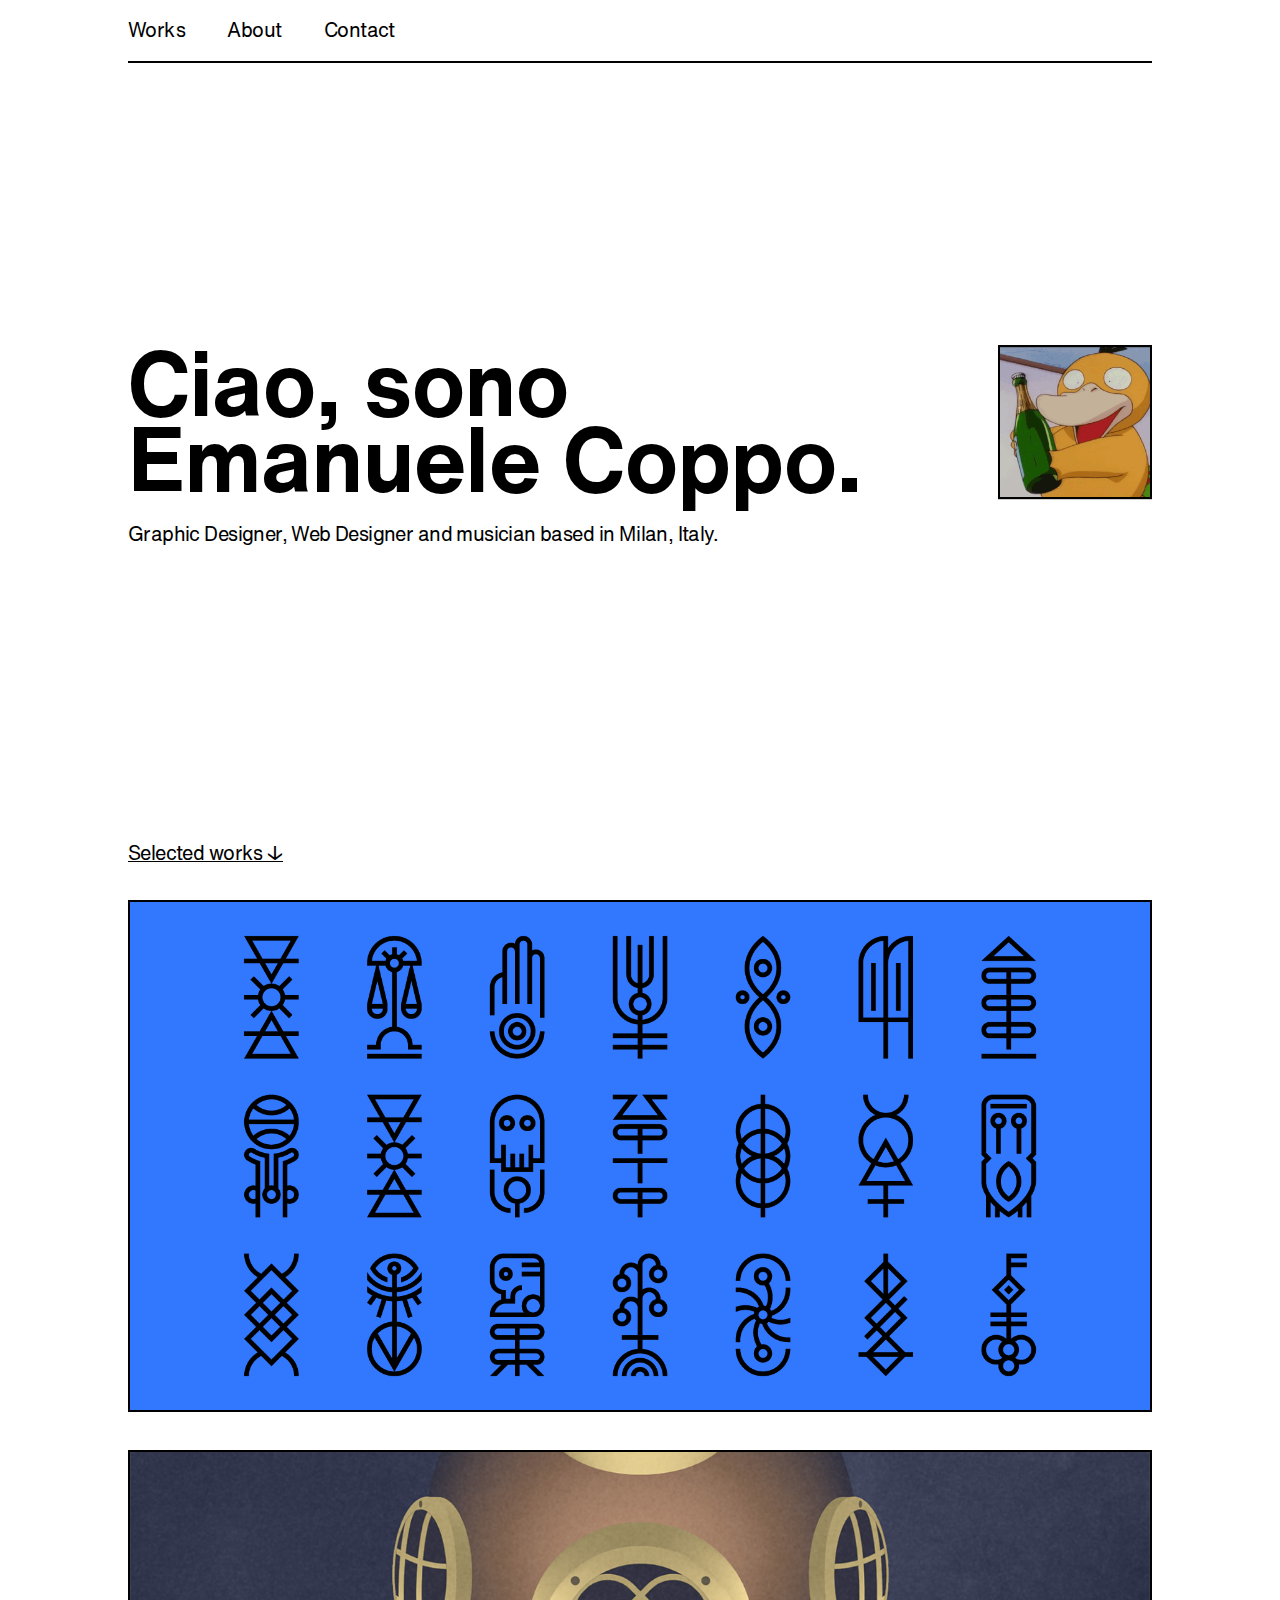
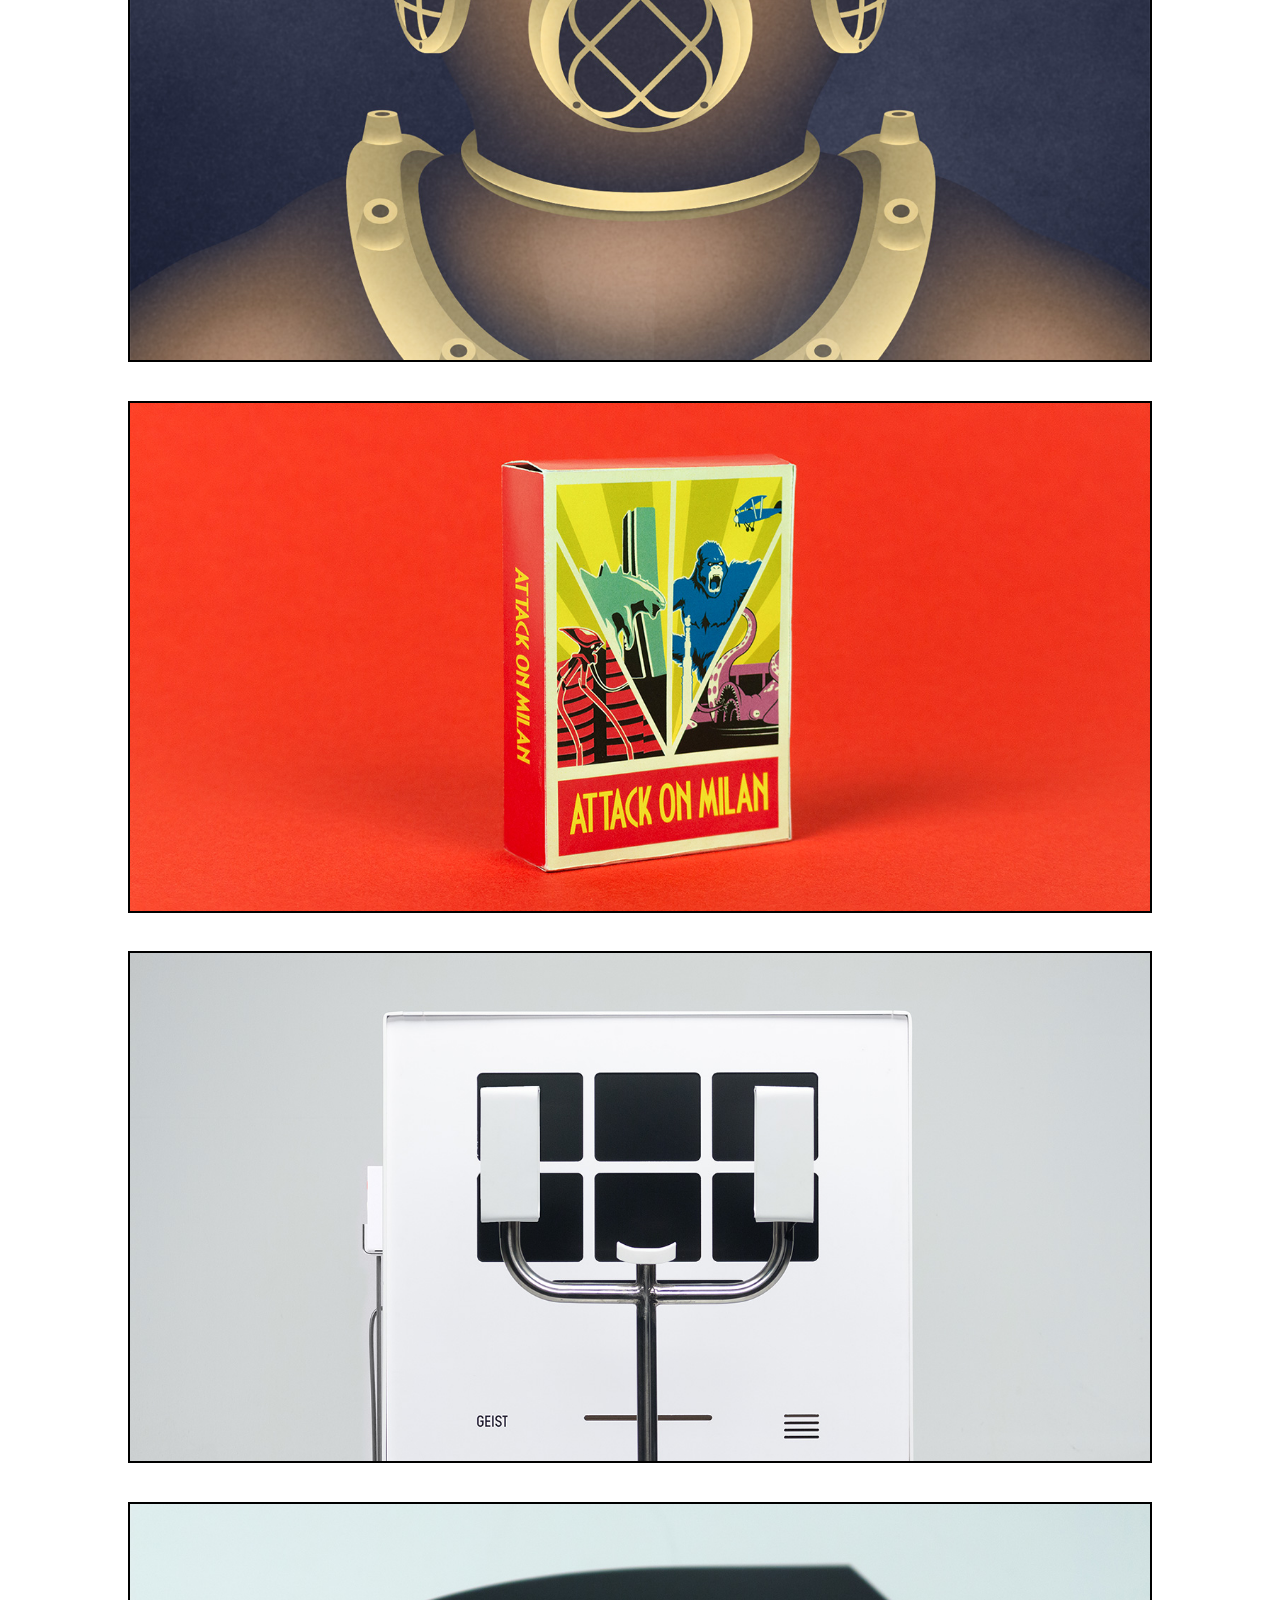
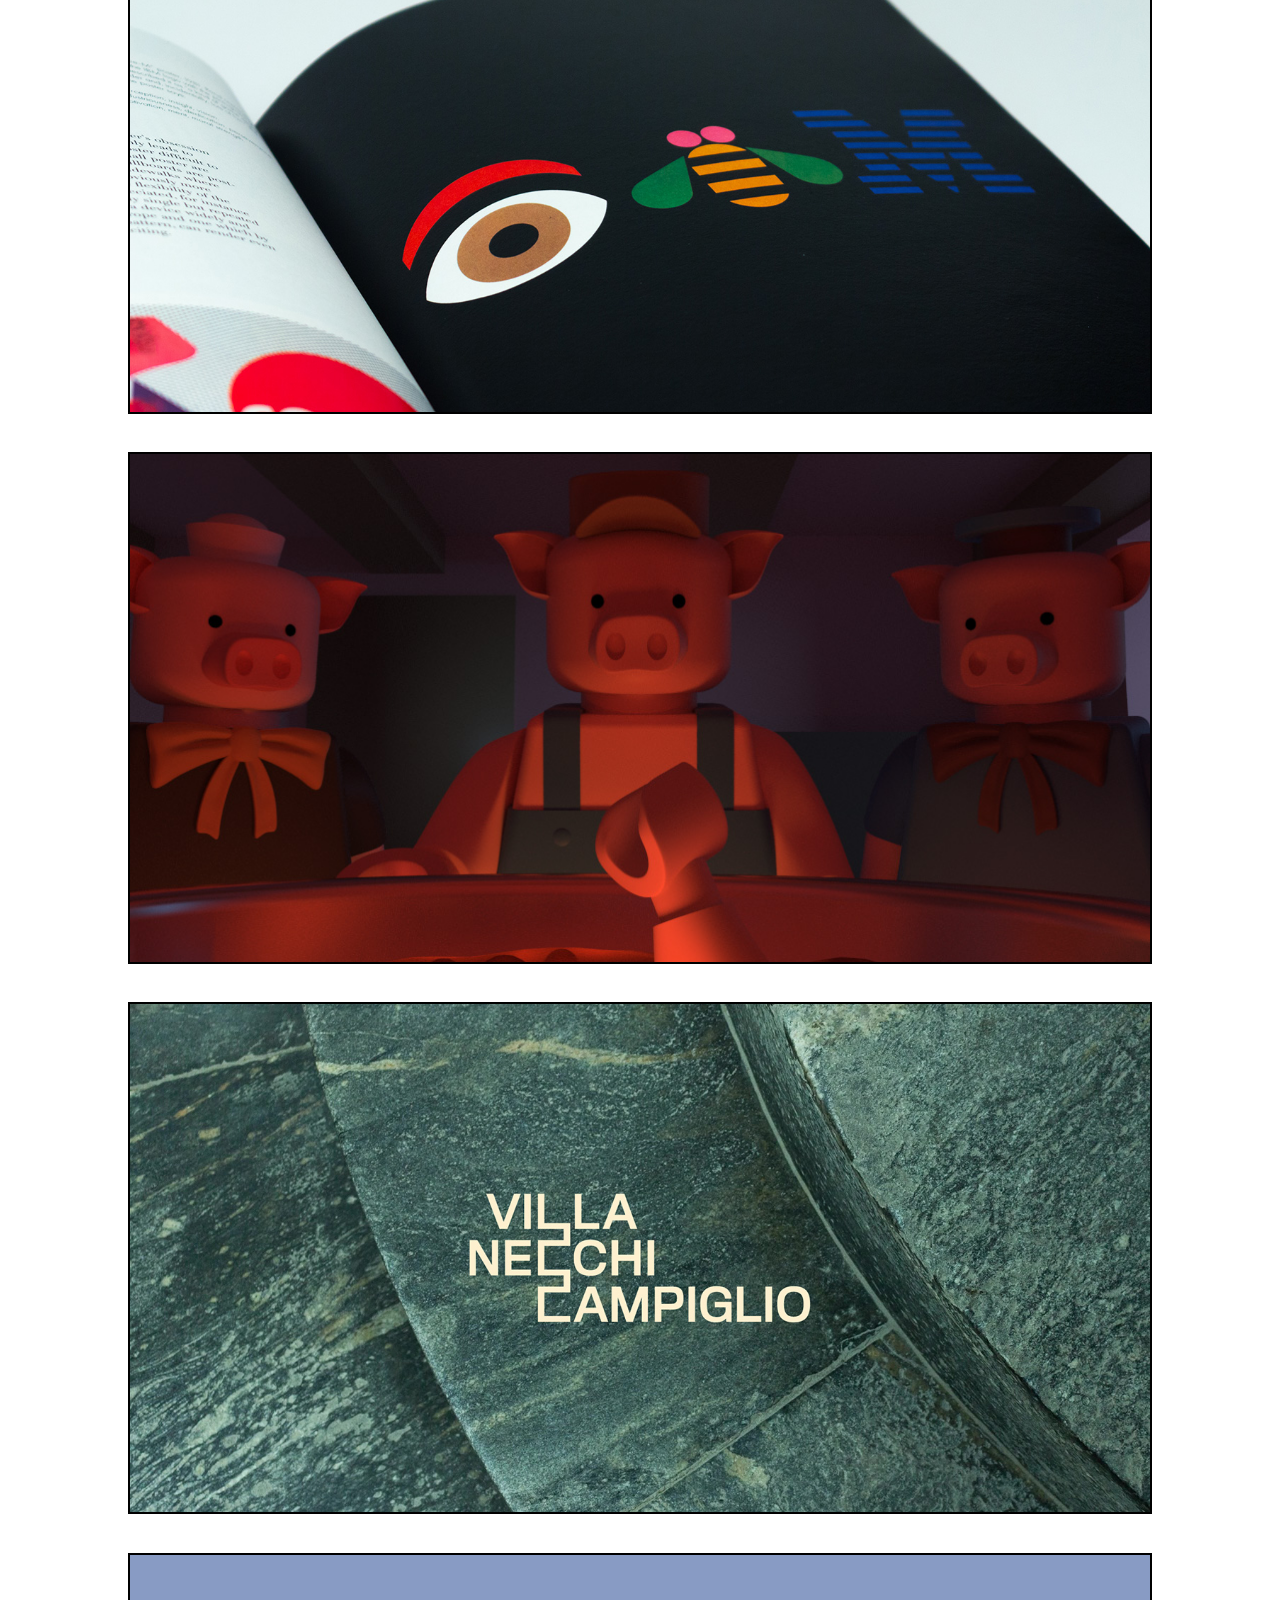
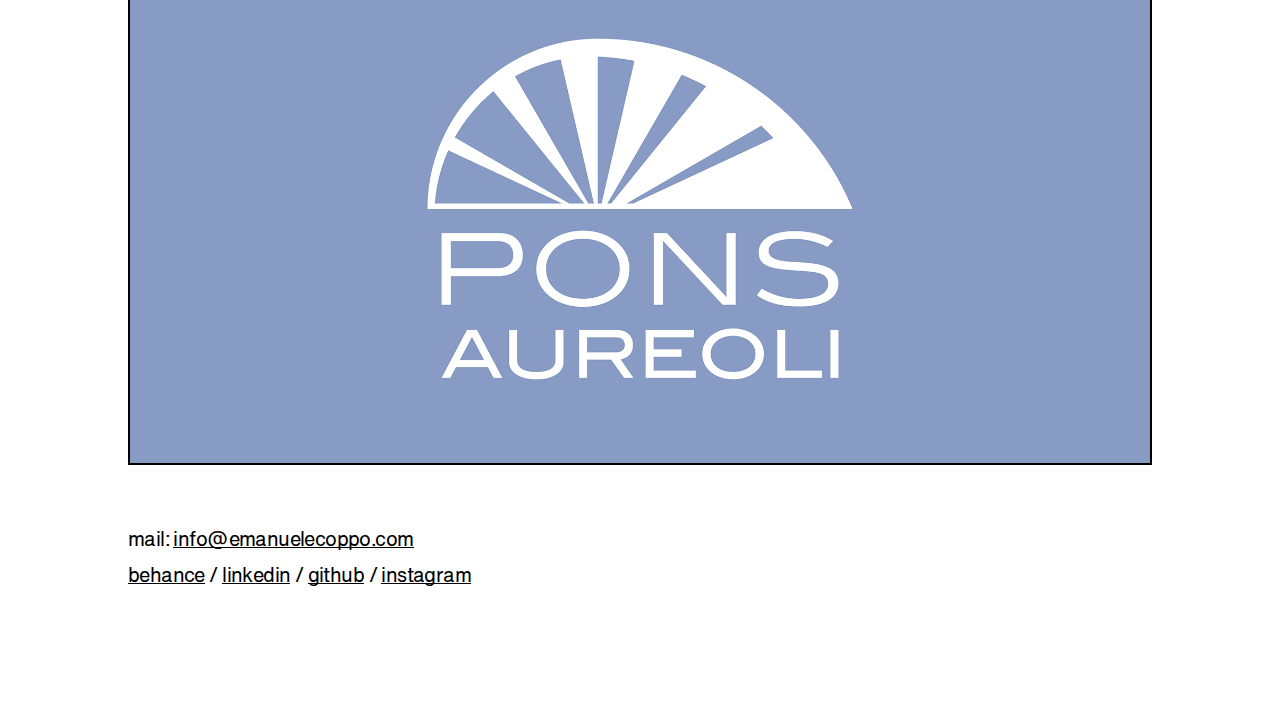
<file: index.html>
<!DOCTYPE html>
<html lang="en">

<head>
  <meta charset="UTF-8">
  <meta name="viewport" content="width=device-width, initial-scale=1.0">
  <meta name="theme-color" content="#000000">

  <title>Emanuele Coppo • Portfolio</title>
  <meta name="description" content="Graphic Designer, Web Designer and Musician based in Milan, Italy.">
  <meta name="twitter:card" content="summary_large_image">
  <meta property="og:type" content="website">
  <meta property="og:url" content="http://www.emanuelecoppo.com">
  <meta property="og:title" content="Emanuele Coppo • Portfolio">
  <meta property="og:description" content="Graphic Designer, Web Designer and Musician based in Milan, Italy.">
  <meta property="og:image" content="http://www.emanuelecoppo.com/img/thumbnail.jpg">

  <link rel="stylesheet" href="css/style.css">
  <link rel="stylesheet" href="css/queries.css">
  <script src="js/prefixfree.min.js"></script>
</head>

<body>

  <div id="nav">
    <a href="#works" class="smoothscroll">Works</a>
    <a href="about.html">About</a>
    <a href="about.html#contact">Contact</a>
  </div>

  <div id="home">

    <div id="hello">
      <h1>Ciao, sono <br>Emanuele Coppo.</h1>
      <div class="image psyduck" style="background-image:url(img/psyduck.gif)"></div>
      <p>Graphic Designer, Web Designer and musician based in Milan, Italy.</p>
    </div>
    <p id="selected-works"><a href="#works" class="underline smoothscroll">Selected works &#8595;</a></p>

    <audio id="psyduck-cry" src="sound/psyduck.wav"></audio>

  </div>

  <div id="works">

    <a href="zeptepi.html" id="first-project">
      <div class="project zeptepi" titolo="ZEPTEPI" style="background-image:url(img/zeptepi/header.png); background-size:70vw"></div>
    </a>
    <a href="twenty-thousand-leagues.html">
      <div class="project" titolo="Twenty Thousand Leagues" style="background-image:url(img/twenty-thousand-leagues/front.jpg); background-position-y:20%"></div>
    </a>
    <a href="attack-on-milan.html">
      <div class="project" titolo="Attack on Milan" style="background-image:url(img/attack-on-milan/scatola.jpg)"></div>
    </a>
    <a href="schadenfreudemetertest.html">
      <div class="project" titolo="Schadenfreudemetertest" style="background-image:url(img/schadenfreudemetertest/4.jpg); background-position-y:35%"></div>
    </a>
    <a href="paul-rand.html">
      <div class="project" titolo="Paul Rand Monograph" style="background-image:url(img/paul-rand/5.jpg)"></div>
    </a>
    <a href="three-little-pigs.html">
      <div class="project" titolo="Three Little Pigs" style="background-image:url(img/three-little-pigs/render-3.jpg)"></div>
    </a>
    <a href="villa-necchi-campiglio.html">
      <div class="project" titolo="Villa Necchi Campiglio" style="background-image:url(img/villa-necchi-campiglio/logo.jpg)"></div>
    </a>
    <a href="pons-aureoli.html">
      <div class="project" titolo="Pons Aureoli" style="background-image:url(img/pons-aureoli/logo-wide.png)"></div>
    </a>

  </div>

  <div id="footer">
    <p>mail: <a class="underline" href="mailto:info@emanuelecoppo.com">info@emanuelecoppo.com</a></p>
    <p>
      <a class="underline" target="_blank" href="http://behance.net/emanuelecoppo">behance</a> /
      <a class="underline" target="_blank" href="http://linkedin.com/in/emanuelecoppo">linkedin</a> /
      <a class="underline" target="_blank" href="http://github.com/emanuelecoppo">github</a> /
      <a class="underline" target="_blank" href="http://instagram.com/coppodesign">instagram</a>
    </p>
  </div>

  <!--SCRIPT-->
  <script src="js/jquery-3.5.1.min.js"></script>
  <script src="js/script.js"></script>

</body>

</html>
</file>
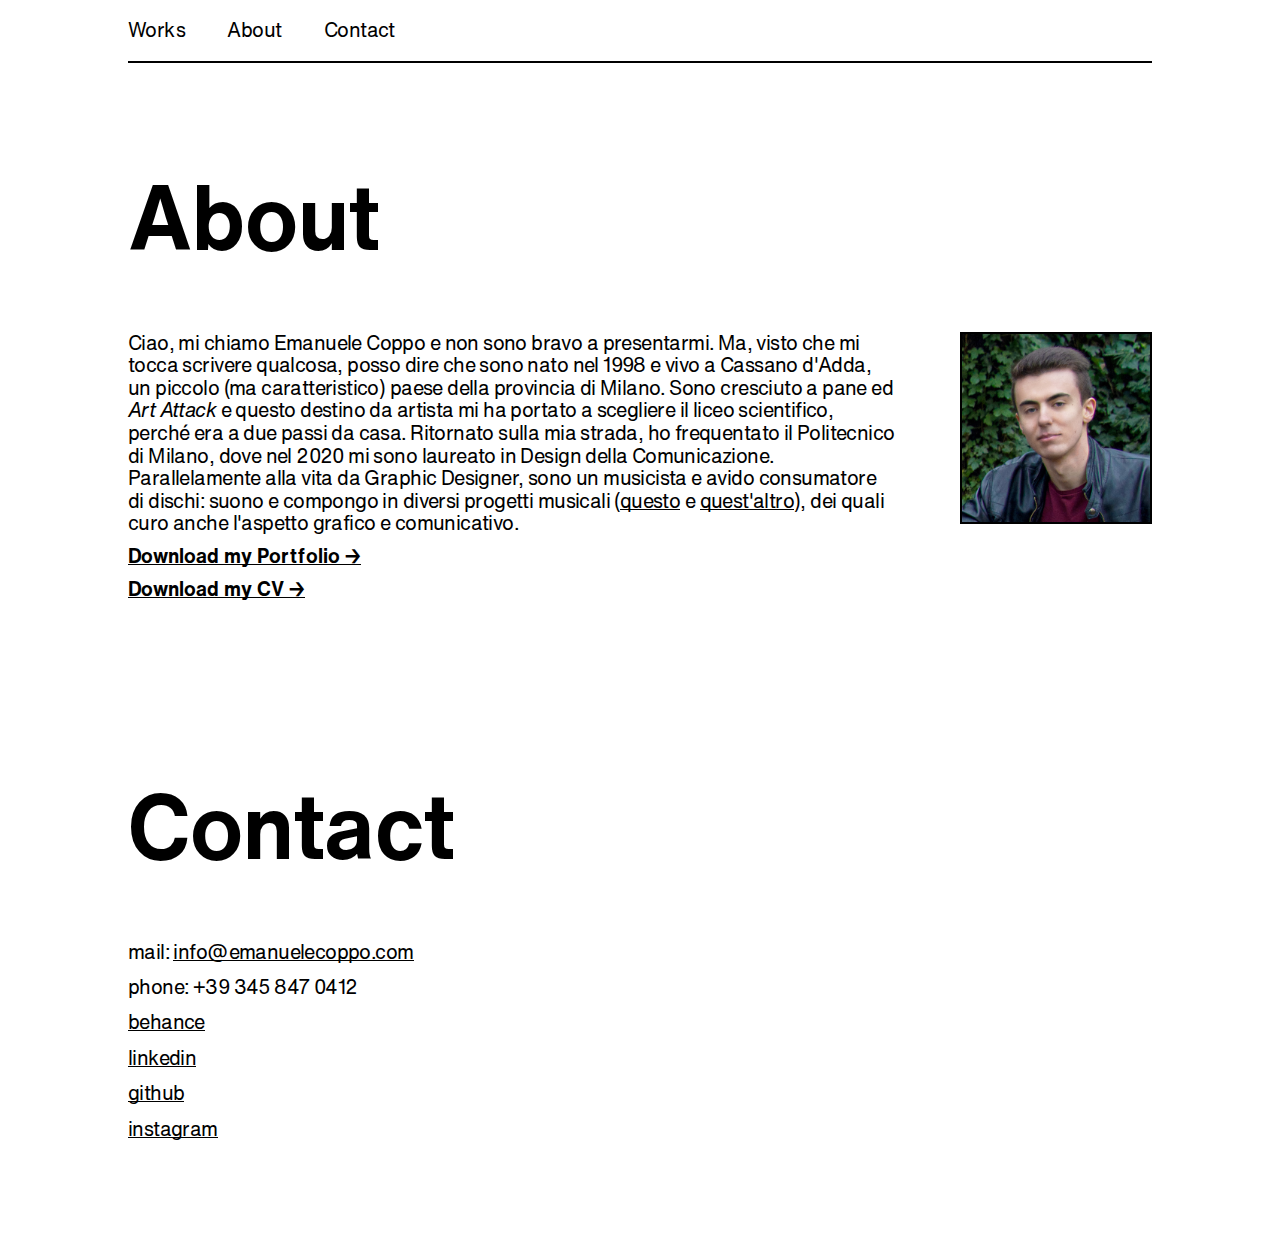
<file: about.html>
<!DOCTYPE html>
<html lang="en" id="top">

<head>
  <meta charset="UTF-8">
  <meta name="viewport" content="width=device-width, initial-scale=1.0">
  <meta name="theme-color" content="#000000">
  <meta name="format-detection" content="telephone=no">

  <title>Emanuele Coppo • About</title>
  <meta name="description" content="Graphic Designer, Web Designer and Musician based in Milan, Italy.">
  <meta name="twitter:card" content="summary_large_image">
  <meta property="og:type" content="website">
  <meta property="og:url" content="http://www.emanuelecoppo.com">
  <meta property="og:title" content="Emanuele Coppo • About">
  <meta property="og:description" content="Graphic Designer, Web Designer and Musician based in Milan, Italy.">
  <meta property="og:image" content="http://www.emanuelecoppo.com/img/thumbnail.jpg">

  <link rel="stylesheet" href="css/style.css">
  <link rel="stylesheet" href="css/queries.css">
  <script src="js/prefixfree.min.js"></script>
</head>

<body>

  <div id="nav">
    <a href="index.html#works">Works</a>
    <a href="#top" class="smoothscroll">About</a>
    <a href="#contact" class="smoothscroll">Contact</a>
  </div>

  <div class="title">
    <h1>About</h1>
  </div>

  <div id="bio">
    <p>Ciao, mi chiamo Emanuele Coppo e non sono bravo a presentarmi. Ma, visto che mi tocca scrivere qualcosa, posso dire che sono nato nel 1998 e vivo a Cassano d'Adda, un piccolo (ma caratteristico) paese della provincia di Milano. Sono cresciuto a pane ed <i>Art Attack</i> e questo destino da artista mi ha portato a scegliere il liceo scientifico, perché era a due passi da casa. Ritornato sulla mia strada, ho frequentato il Politecnico di Milano, dove nel 2020 mi sono laureato in Design della Comunicazione. Parallelamente alla vita da Graphic Designer, sono un musicista e avido consumatore di dischi: suono e compongo in diversi progetti musicali (<a class="underline" href="http://www.instagram.com/zeptepisound" target="_blank">questo</a> e <a class="underline" href="http://www.instagram.com/plasticknights" target="_blank">quest'altro</a>), dei quali curo anche l'aspetto grafico e comunicativo.</p>
    <div class="image profile"><img src="img/profile.jpg"></div>
    <h3><a class="underline" href="img/EmanueleCoppo_Portfolio2020.pdf" target="_blank">Download my Portfolio &#8594;</a></h3>
    <h3><a class="underline" href="img/EmanueleCoppo_CV.pdf" target="_blank">Download my CV &#8594;</a></h3>

  </div>

  <div class="title">
    <h1>Contact</h1>
  </div>

  <div id="contact">

    <p>mail: <a class="underline" target="_blank" href="mailto:info@emanuelecoppo.com">info@emanuelecoppo.com</a></p>
    <p>phone: +39 345 847 0412</p>
    <p><a class="underline" target="_blank" href="http://www.behance.net/emanuelecoppo">behance</a></p>
    <p><a class="underline" target="_blank" href="http://linkedin.com/in/emanuelecoppo">linkedin</a></p>
    <p><a class="underline" target="_blank" href="http://www.github.com/emanuelecoppo">github</a></p>
    <p><a class="underline" target="_blank" href="http://www.instagram.com/coppodesign">instagram</a></p>

  </div>

  <!--SCRIPT-->
  <script src="js/jquery-3.5.1.min.js"></script>
  <script src="js/script.js"></script>

</body>

</html>
</file>
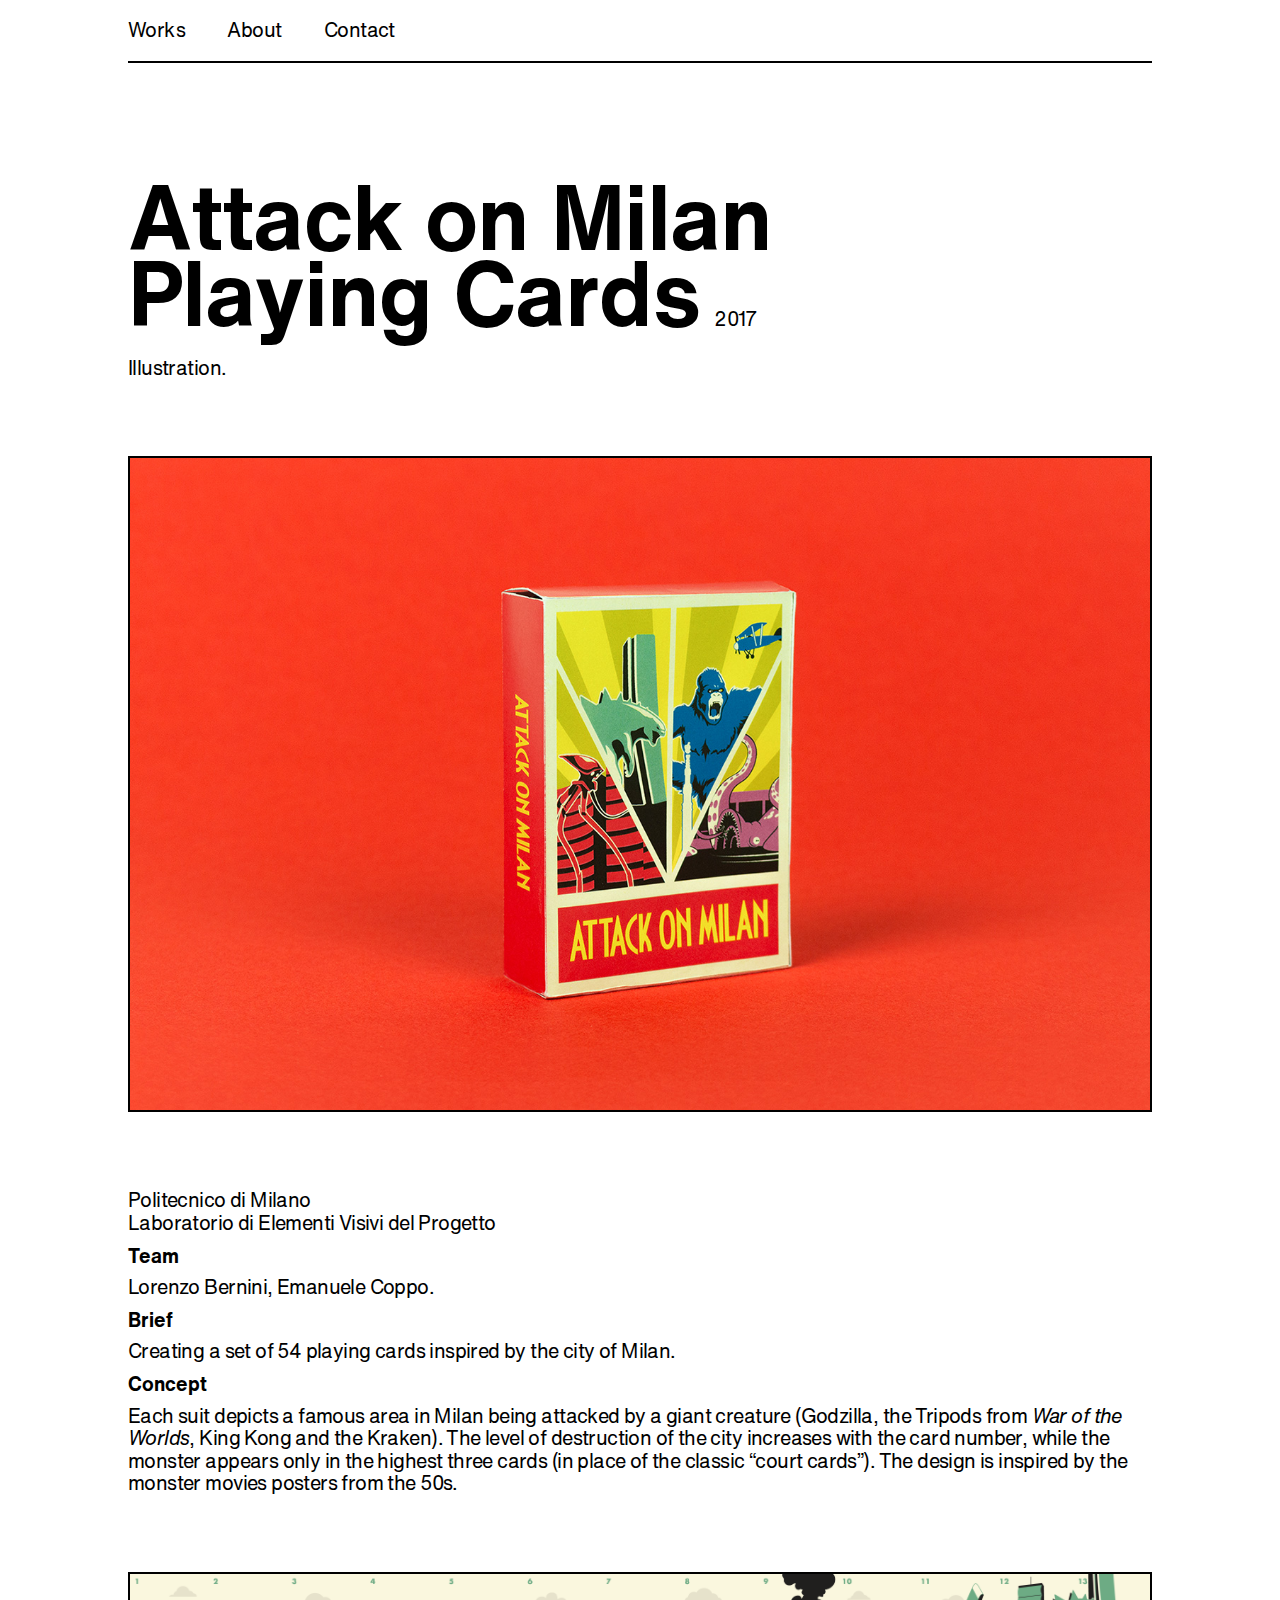
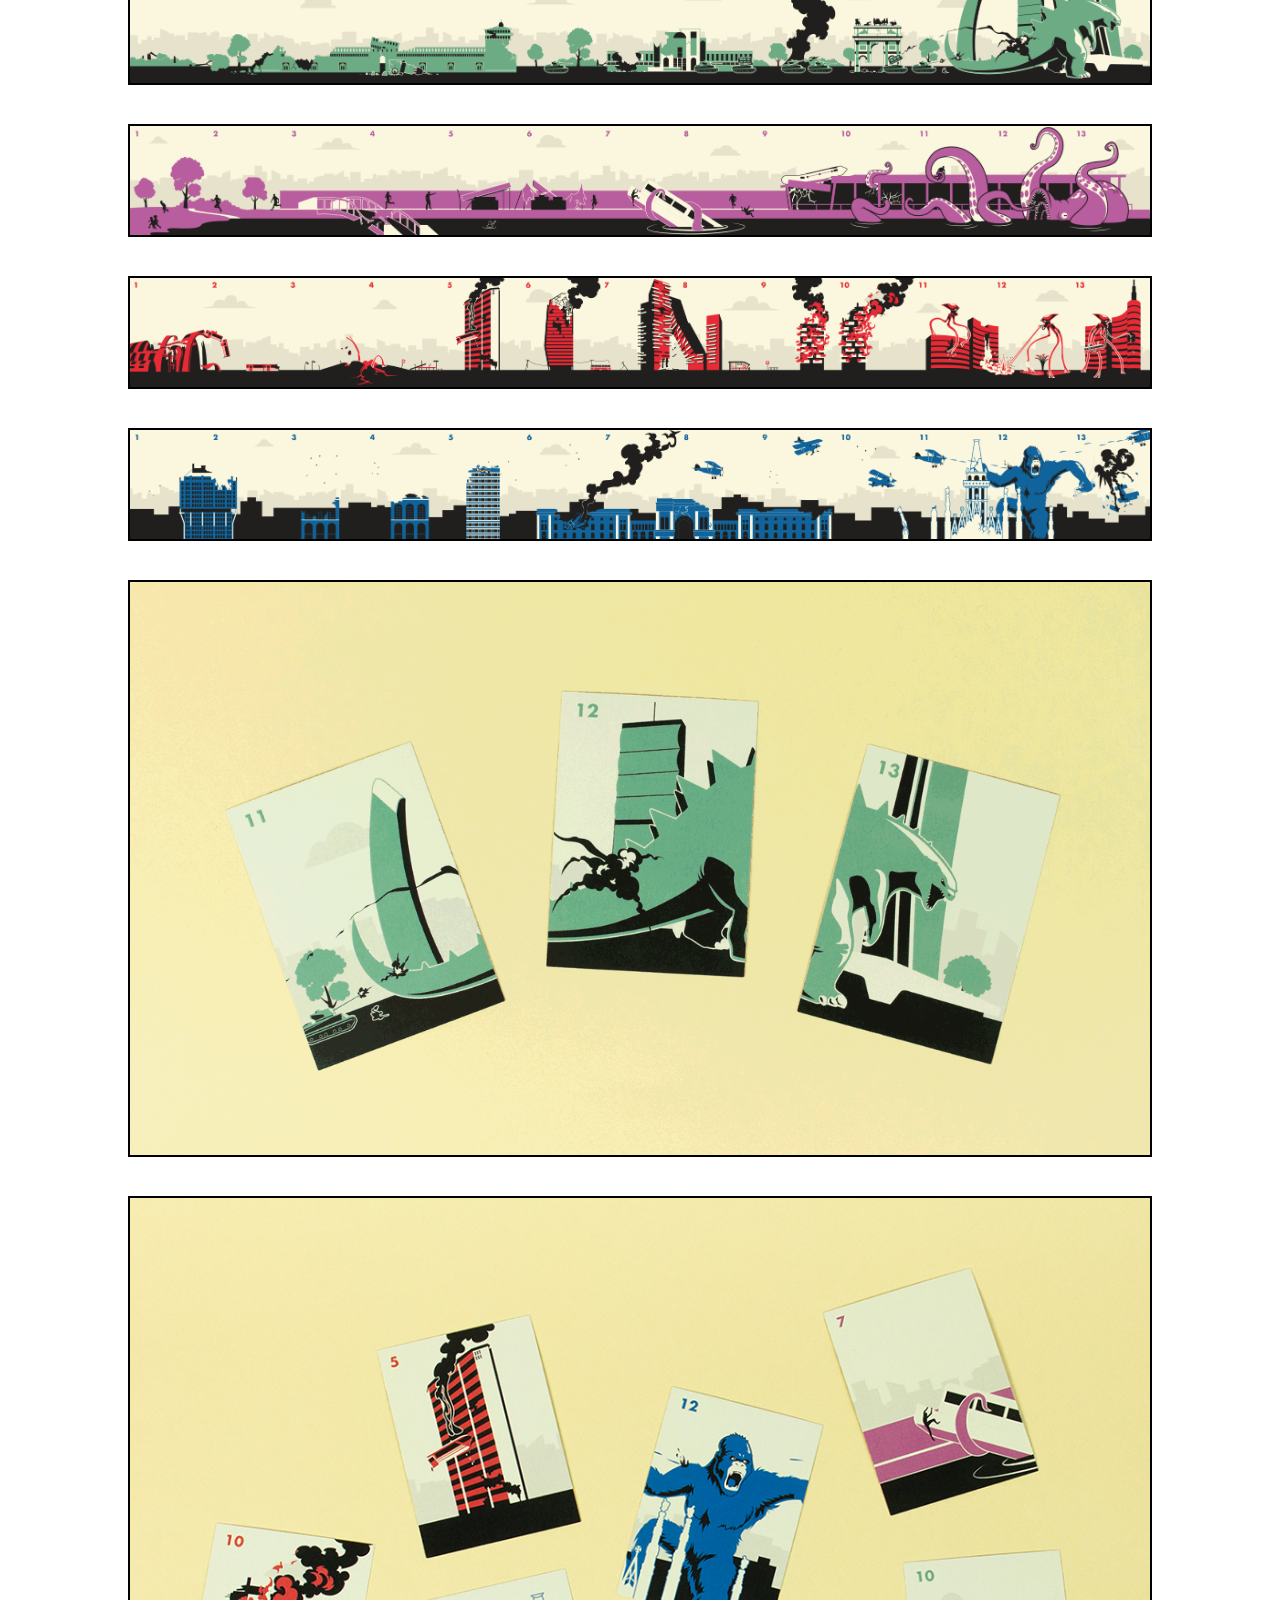
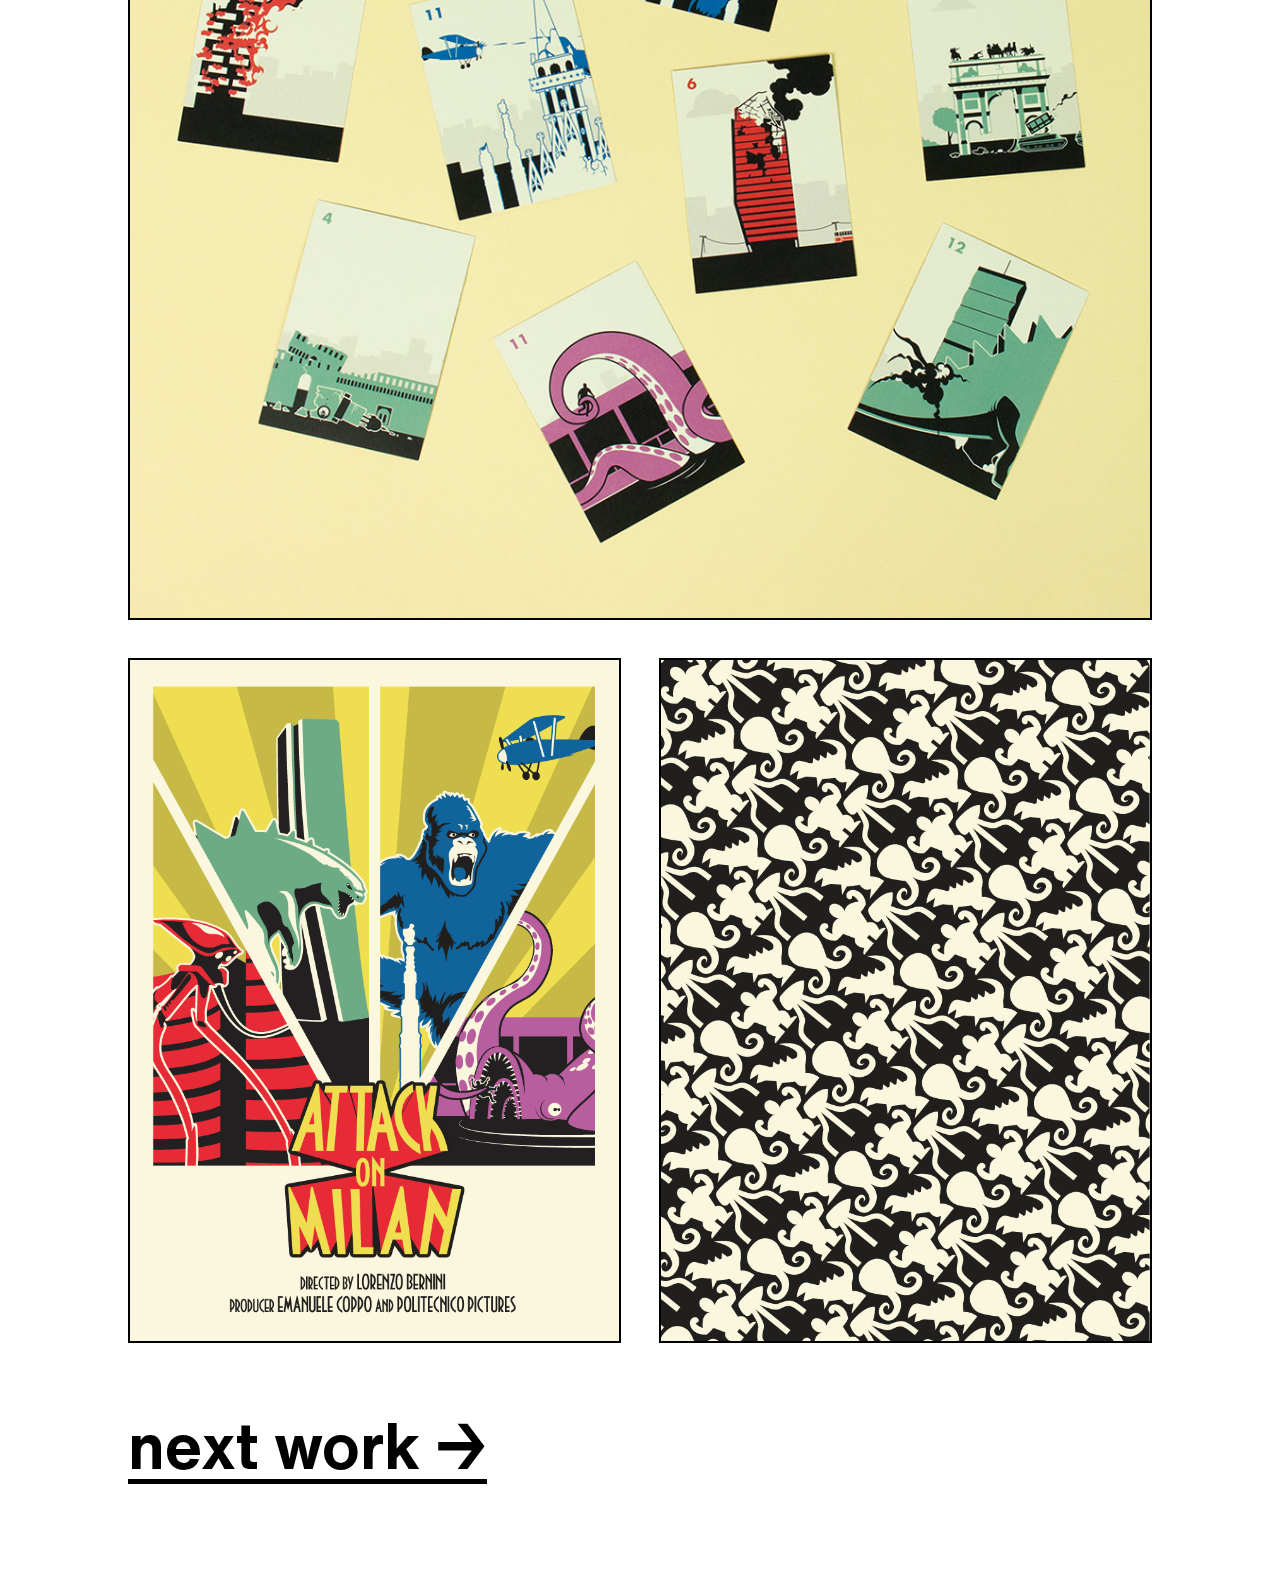
<file: attack-on-milan.html>
<!DOCTYPE html>
<html lang="en">

<head>
  <meta charset="UTF-8">
  <meta name="viewport" content="width=device-width, initial-scale=1.0">
  <meta name="theme-color" content="#000000">

  <title>Emanuele Coppo • Attack on Milan: Playing Cards</title>
  <meta name="description" content="Graphic Designer, Web Designer and Musician based in Milan, Italy.">
  <meta name="twitter:card" content="summary_large_image">
  <meta property="og:type" content="website">
  <meta property="og:url" content="http://www.emanuelecoppo.com">
  <meta property="og:title" content="Emanuele Coppo • Attack on Milan: Playing Cards">
  <meta property="og:description" content="Graphic Designer, Web Designer and Musician based in Milan, Italy.">
  <meta property="og:image" content="http://www.emanuelecoppo.com/img/attack-on-milan/scatola.jpg">

  <link rel="stylesheet" href="css/style.css">
  <link rel="stylesheet" href="css/queries.css">
  <script src="js/prefixfree.min.js"></script>
</head>

<body>

  <div id="nav">
    <a href="index.html#works">Works</a>
    <a href="about.html">About</a>
    <a href="about.html#contact">Contact</a>
  </div>

  <div class="title">
    <h1>Attack on Milan<br>Playing Cards<span>2017</span></h1>
    <p class="category">Illustration.</p>
  </div>

  <div class="image"><img src="img/attack-on-milan/scatola.jpg"></div>

  <div class="description">

    <p>
      Politecnico di Milano<br>
      Laboratorio di Elementi Visivi del Progetto<br>
    </p>

    <h3>Team</h3>
    <p>Lorenzo Bernini, Emanuele Coppo.</p>

    <h3>Brief</h3>
    <p>Creating a set of 54 playing cards inspired by the city of Milan.</p>

    <h3>Concept</h3>
    <p>Each suit depicts a famous area in Milan being attacked by a giant creature (Godzilla, the Tripods from <i>War of the Worlds</i>, King Kong and the Kraken). The level of destruction of the city increases with the card number, while the monster appears only in the highest three cards (in place of the classic “court cards”). The design is inspired by the monster movies posters from the 50s.</p>

  </div>

  <div class="gallery">
    <div class="image"><img src="img/attack-on-milan/seme-1.png"></div>
    <div class="image"><img src="img/attack-on-milan/seme-2.png"></div>
    <div class="image"><img src="img/attack-on-milan/seme-3.png"></div>
    <div class="image"><img src="img/attack-on-milan/seme-4.png"></div>
    <div class="image"><img src="img/attack-on-milan/unione.gif"></div>
    <div class="image"><img src="img/attack-on-milan/sparse.jpg"></div>
    <div class="image column-2 frz"><img src="img/attack-on-milan/jolly.png"></div>
    <div class="image column-2 frz"><img src="img/attack-on-milan/retro.png"></div>
  </div>

  <a class="next underline" href="schadenfreudemetertest.html">next work &#8594;</a>

  <!--SCRIPT-->
  <script src="js/jquery-3.5.1.min.js"></script>
  <script src="js/script.js"></script>

</body>

</html>
</file>
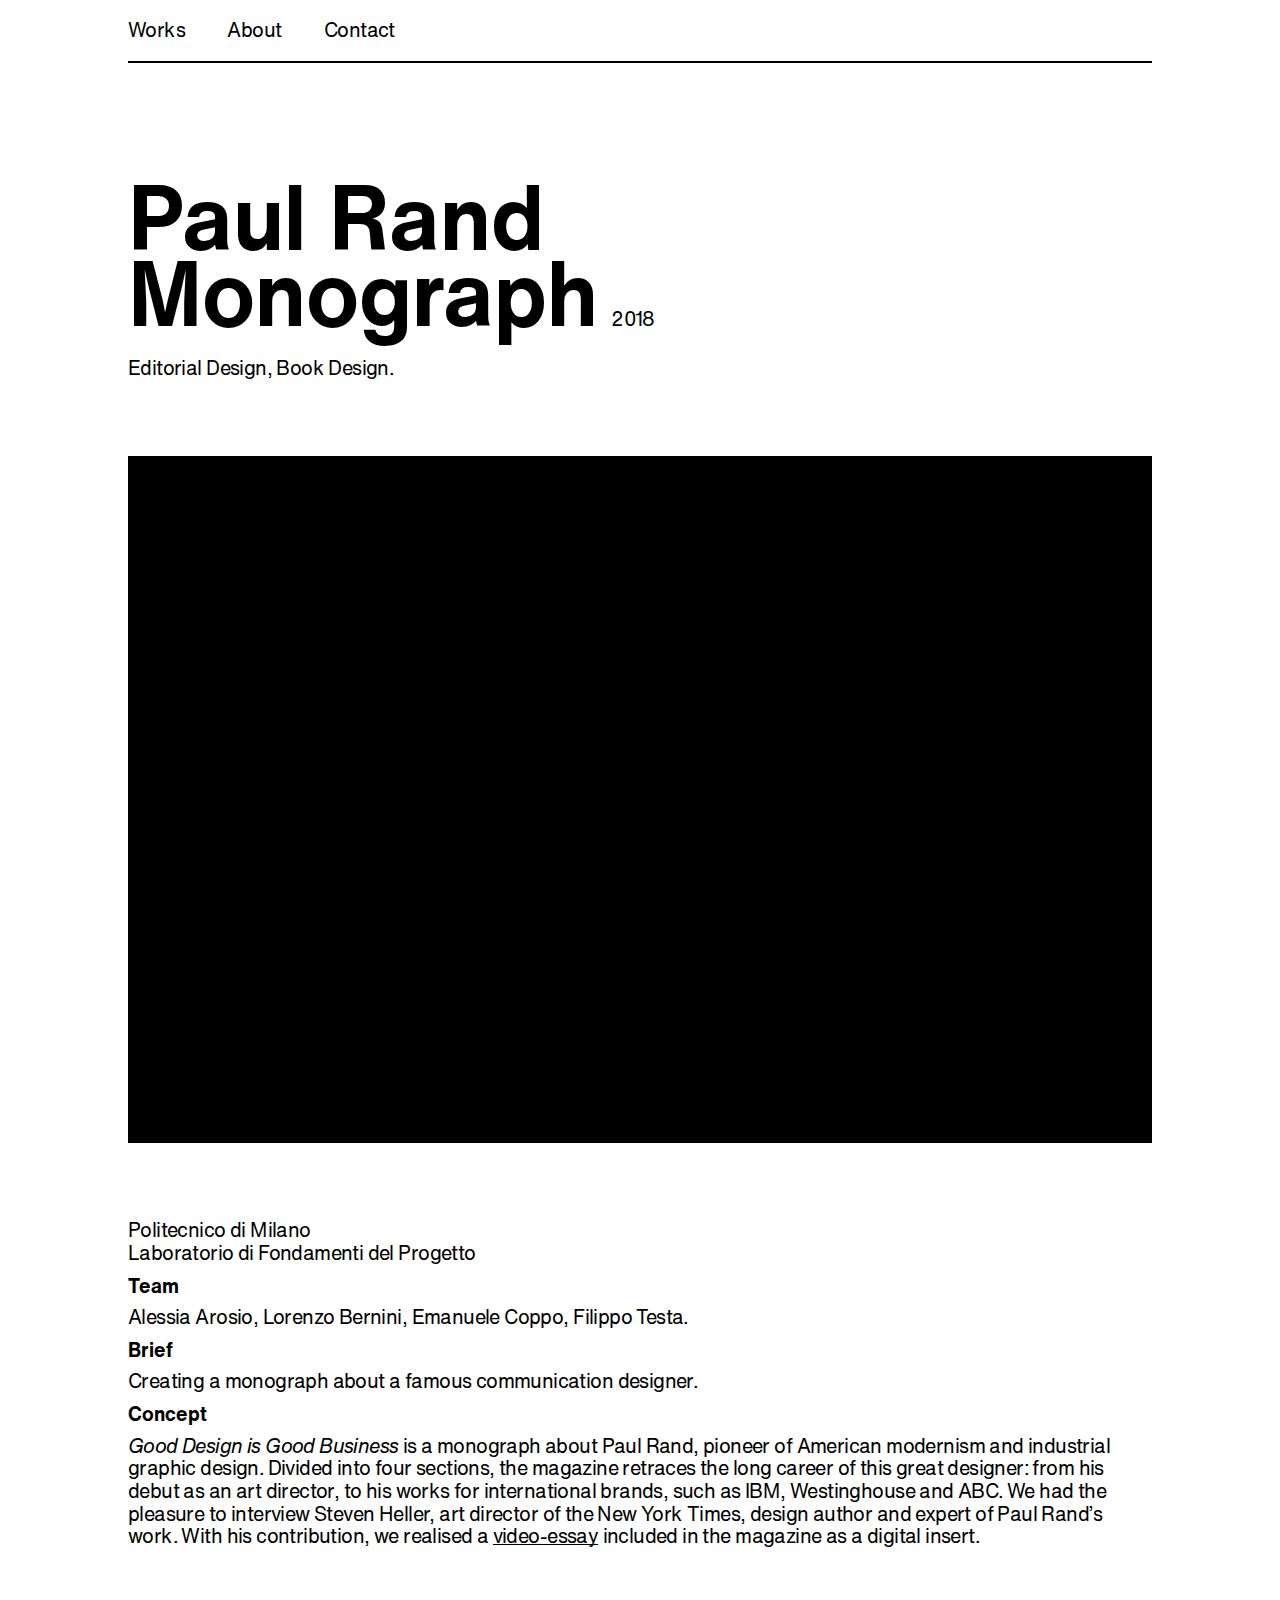
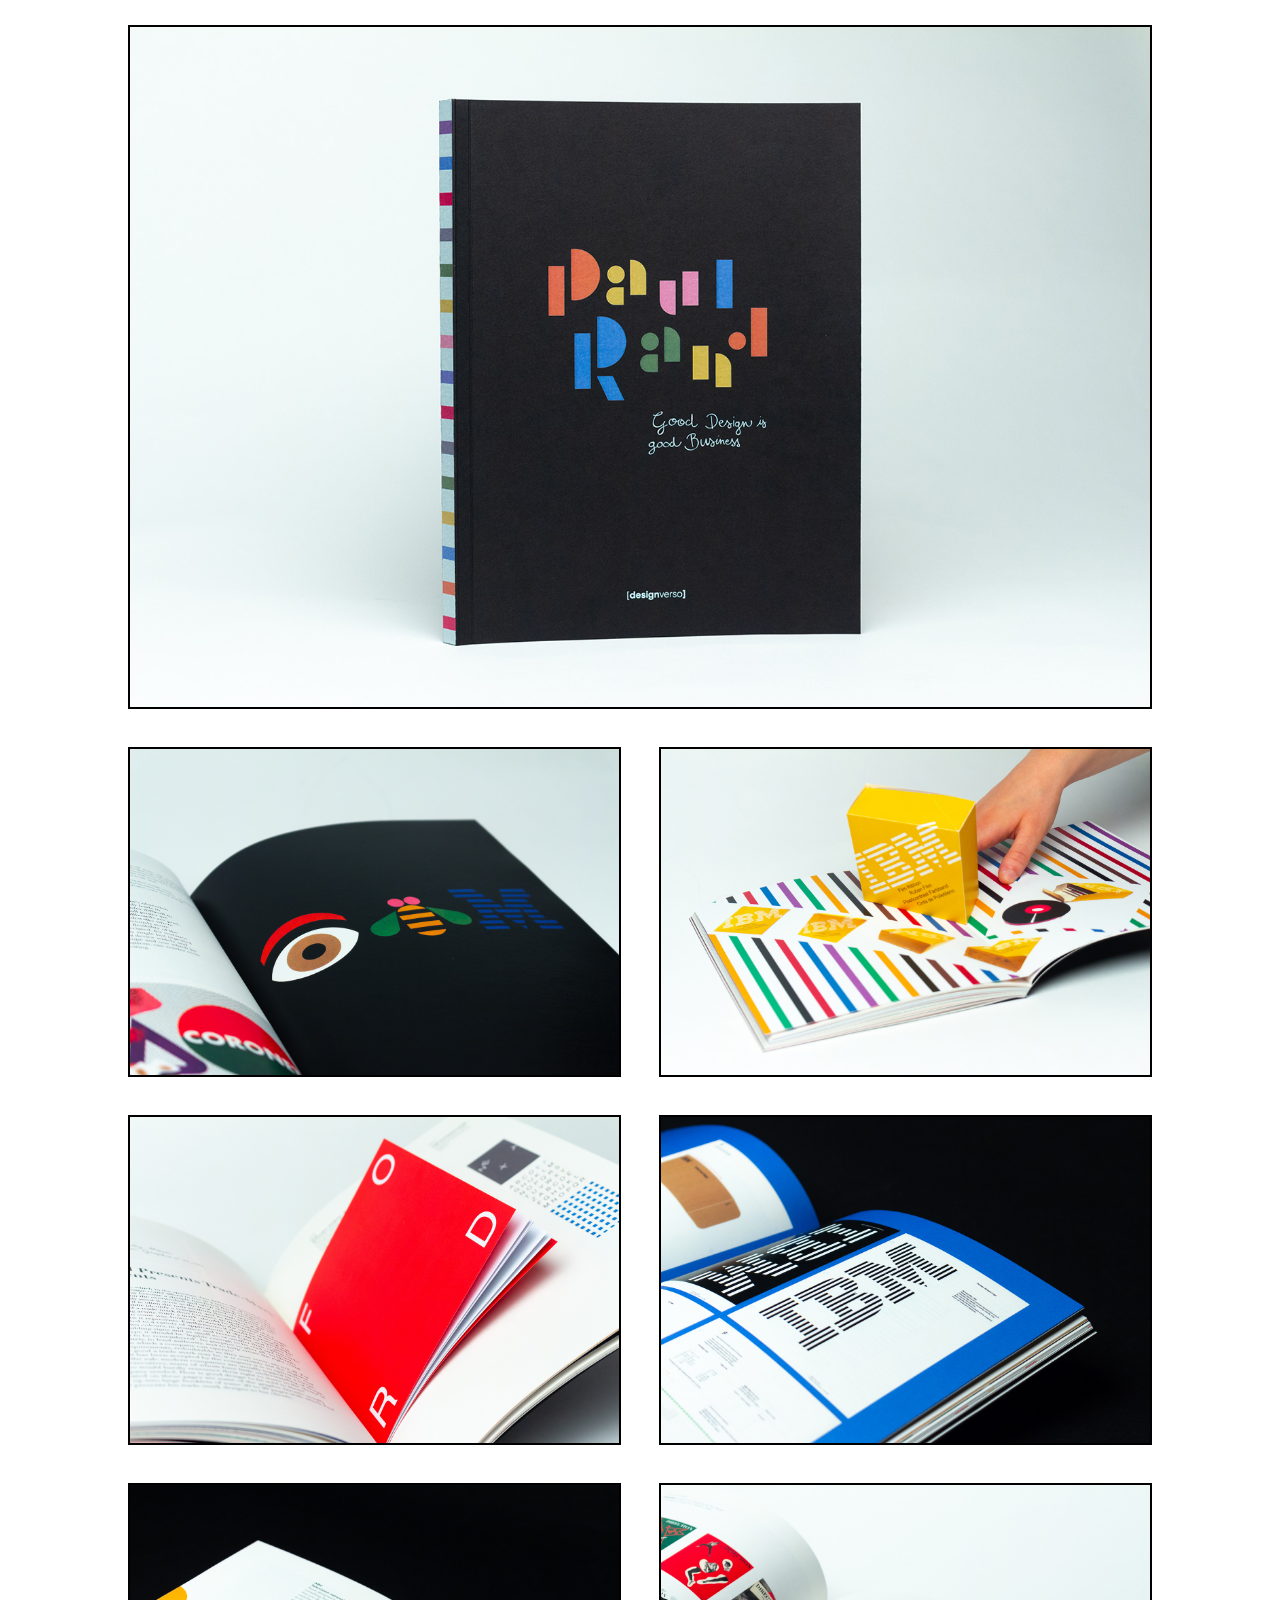
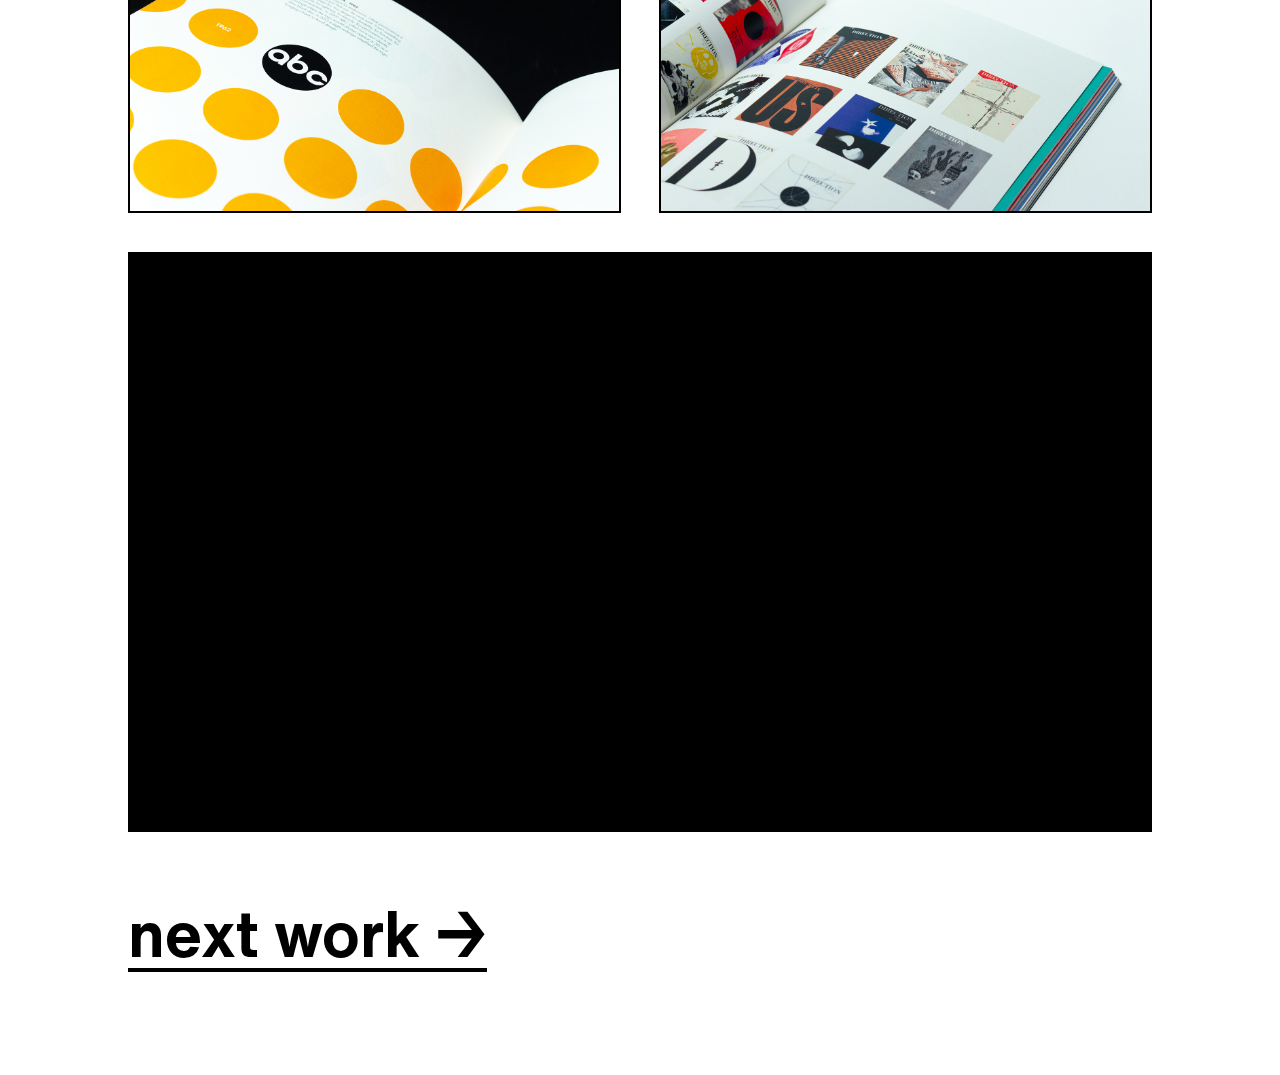
<file: paul-rand.html>
<!DOCTYPE html>
<html lang="en">

<head>
  <meta charset="UTF-8">
  <meta name="viewport" content="width=device-width, initial-scale=1.0">
  <meta name="theme-color" content="#000000">

  <title>Emanuele Coppo • Paul Rand Monograph</title>
  <meta name="description" content="Graphic Designer, Web Designer and Musician based in Milan, Italy.">
  <meta name="twitter:card" content="summary_large_image">
  <meta property="og:type" content="website">
  <meta property="og:url" content="http://www.emanuelecoppo.com">
  <meta property="og:title" content="Emanuele Coppo • Paul Rand Monograph">
  <meta property="og:description" content="Graphic Designer, Web Designer and Musician based in Milan, Italy.">
  <meta property="og:image" content="http://www.emanuelecoppo.com/img/paul-rand/5.jpg">

  <link rel="stylesheet" href="css/style.css">
  <link rel="stylesheet" href="css/queries.css">
  <script src="js/prefixfree.min.js"></script>
</head>

<body>

  <div id="nav">
    <a href="index.html#works">Works</a>
    <a href="about.html">About</a>
    <a href="about.html#contact">Contact</a>
  </div>

  <div class="title">
    <h1>Paul Rand<br>Monograph<span>2018</span></h1>
    <p class="category">Editorial Design, Book Design.</p>
  </div>

  <div class="vimeo" style="padding-top:66.66%">
    <iframe src="https://player.vimeo.com/video/277272588?loop=1&color=ffffff&title=0&byline=0&portrait=0" frameborder="0" allow="autoplay; fullscreen" allowfullscreen></iframe>
  </div>

  <div class="description">

    <p>
      Politecnico di Milano<br>
      Laboratorio di Fondamenti del Progetto<br>
    </p>

    <h3>Team</h3>
    <p>Alessia Arosio, Lorenzo Bernini, Emanuele Coppo, Filippo Testa.</p>

    <h3>Brief</h3>
    <p>Creating a monograph about a famous communication designer.</p>

    <h3>Concept</h3>
    <p><i>Good Design is Good Business</i> is a monograph about Paul Rand, pioneer of American modernism and industrial graphic design. Divided into four sections, the magazine retraces the long career of this great designer: from his debut as an art director, to his works for international brands, such as IBM, Westinghouse and ABC. We had the pleasure to interview Steven Heller, art director of the New York Times, design author and expert of Paul Rand’s work. With his contribution, we realised a <a class="underline smoothscroll" href="#video-essay">video-essay</a> included in the magazine as a digital insert.</p>

  </div>

  <div class="gallery">
    <div class="image"><img src="img/paul-rand/6.jpg"></div>
    <div class="image column-2"><img src="img/paul-rand/5.jpg"></div>
    <div class="image column-2"><img src="img/paul-rand/8.jpg"></div>
    <div class="image column-2"><img src="img/paul-rand/7.jpg"></div>
    <div class="image column-2"><img src="img/paul-rand/10.jpg"></div>
    <div class="image column-2"><img src="img/paul-rand/9.jpg"></div>
    <div class="image column-2"><img src="img/paul-rand/2.jpg"></div>
  </div>

  <div id="video-essay" class="vimeo" style="padding-top:56.25%">
    <iframe src="https://player.vimeo.com/video/276952971?loop=1&color=ffffff&title=0&byline=0&portrait=0" frameborder="0" allow="autoplay; fullscreen" allowfullscreen></iframe>
  </div>

  <a class="next underline" href="three-little-pigs.html">next work &#8594;</a>

  <!--SCRIPT-->
  <script src="js/jquery-3.5.1.min.js"></script>
  <script src="js/script.js"></script>

</body>

</html>
</file>
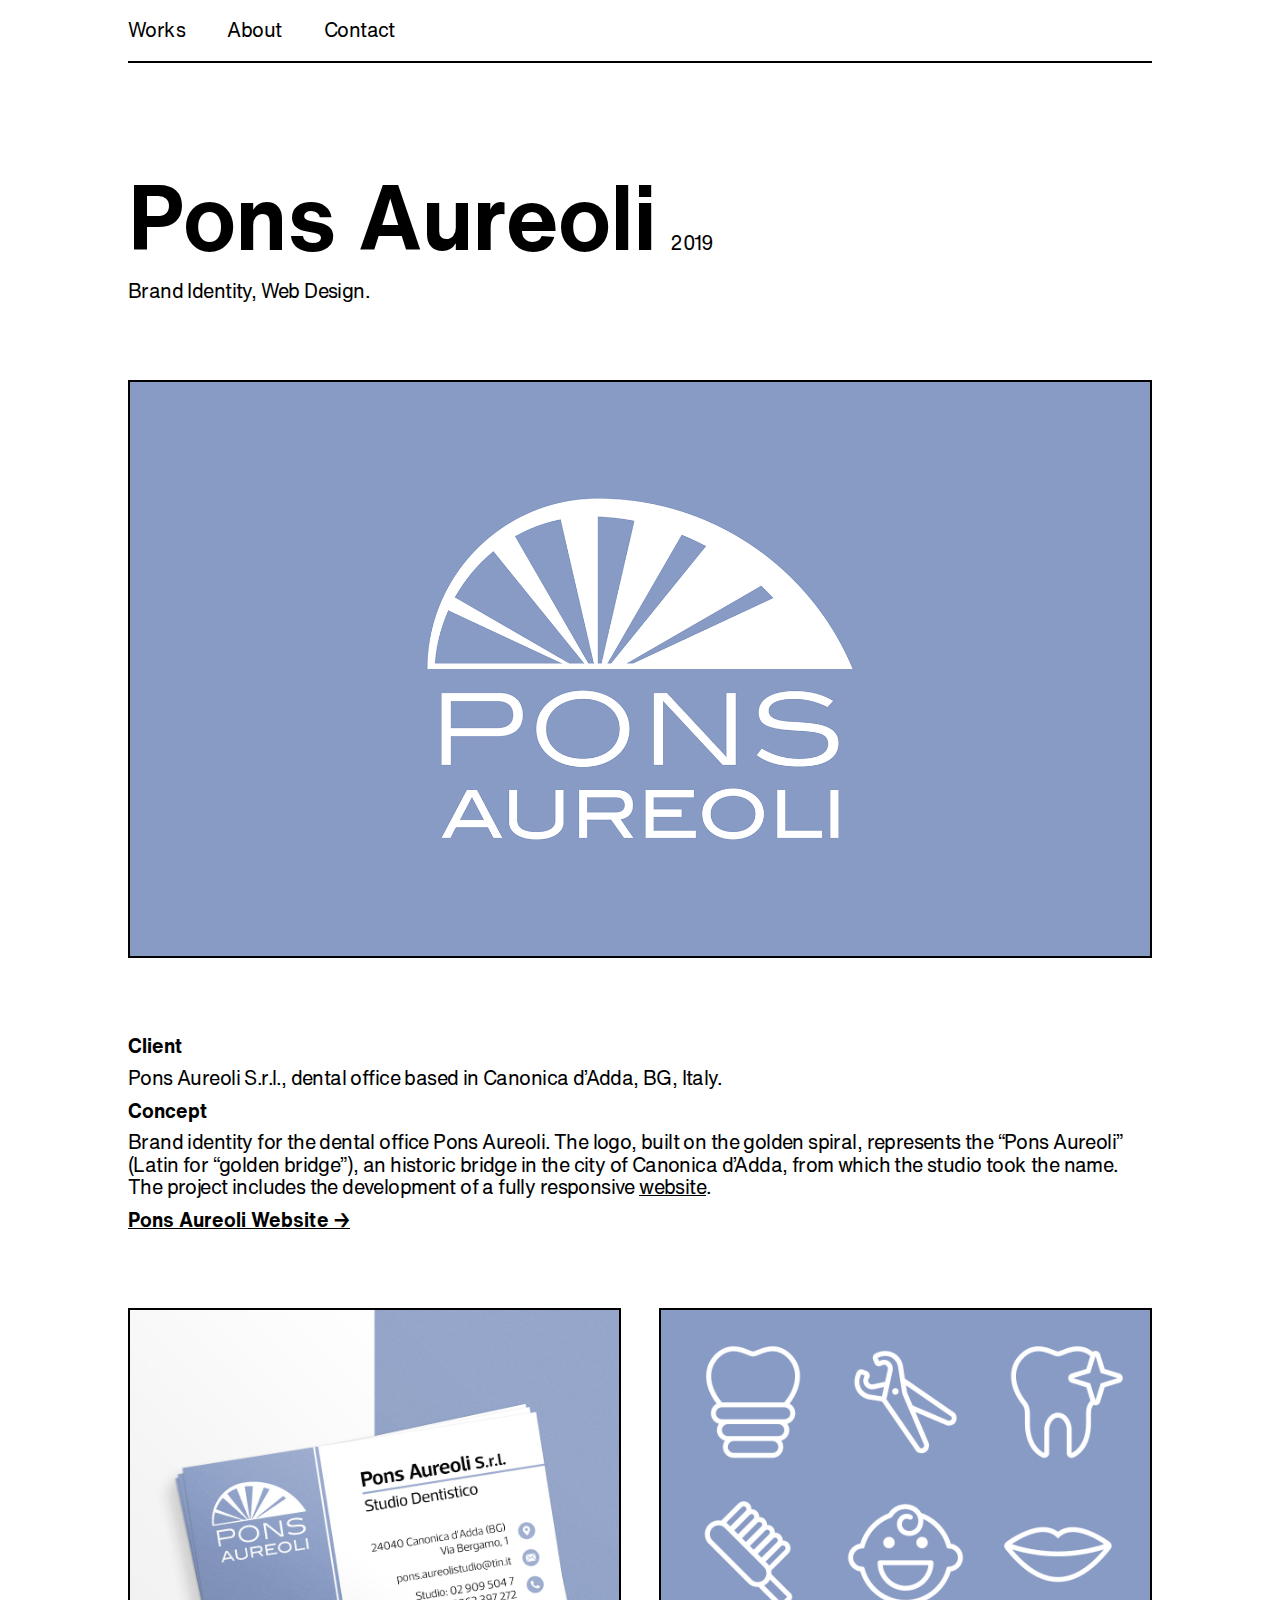
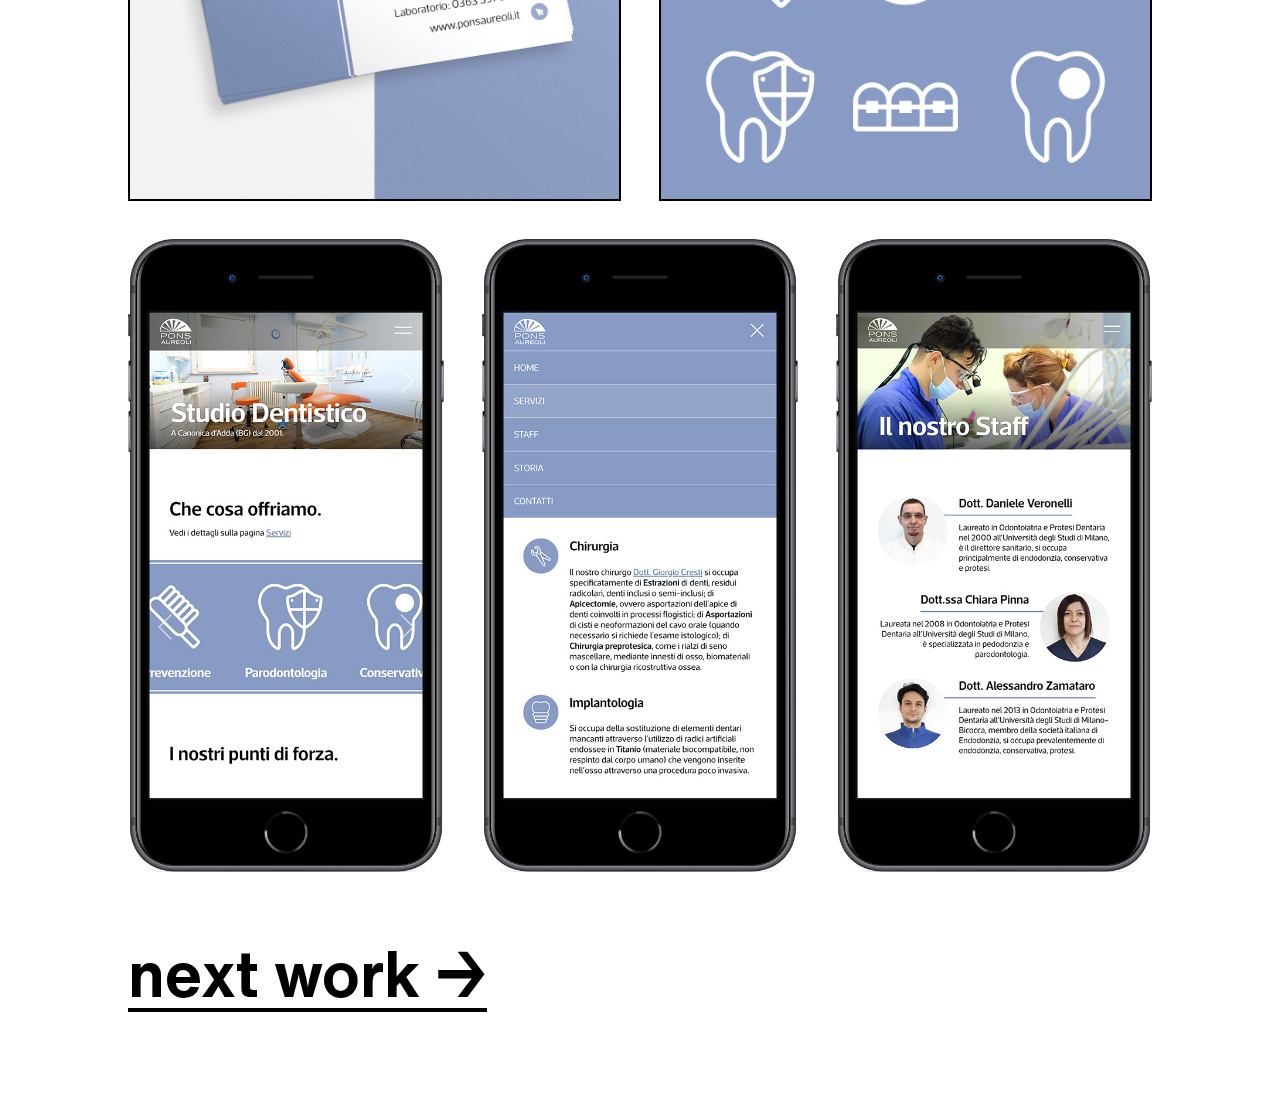
<file: pons-aureoli.html>
<!DOCTYPE html>
<html lang="en">

<head>
  <meta charset="UTF-8">
  <meta name="viewport" content="width=device-width, initial-scale=1.0">
  <meta name="theme-color" content="#000000">

  <title>Emanuele Coppo • Pons Aureoli</title>
  <meta name="description" content="Graphic Designer, Web Designer and Musician based in Milan, Italy.">
  <meta name="twitter:card" content="summary_large_image">
  <meta property="og:type" content="website">
  <meta property="og:url" content="http://www.emanuelecoppo.com">
  <meta property="og:title" content="Emanuele Coppo • Pons Aureoli">
  <meta property="og:description" content="Graphic Designer, Web Designer and Musician based in Milan, Italy.">
  <meta property="og:image" content="http://www.emanuelecoppo.com/img/pons-aureoli/logo-wide.png">

  <link rel="stylesheet" href="css/style.css">
  <link rel="stylesheet" href="css/queries.css">
  <script src="js/prefixfree.min.js"></script>
</head>

<body>

  <div id="nav">
    <a href="index.html#works">Works</a>
    <a href="about.html">About</a>
    <a href="about.html#contact">Contact</a>
  </div>

  <div class="title">
    <h1>Pons Aureoli<span>2019</span></h1>
    <p class="category">Brand Identity, Web Design.</p>
  </div>

  <div class="image"><img src="img/pons-aureoli/logo.gif"></div>

  <div class="description">

    <h3>Client</h3>
    <p>Pons Aureoli S.r.l., dental office based in Canonica d’Adda, BG, Italy.</p>

    <h3>Concept</h3>
    <p>Brand identity for the dental office Pons Aureoli. The logo, built on the golden spiral, represents the “Pons Aureoli” (Latin for “golden bridge”), an historic bridge in the city of Canonica d’Adda, from which the studio took the name. The project includes the development of a fully responsive <a class="underline" href="http://ponsaureoli.it" target="_blank">website</a>.</p>

    <h3><a class="underline" href="http://ponsaureoli.it" target="_blank">Pons Aureoli Website &#8594;</a></h3>

  </div>

  <div class="gallery">
    <div class="image column-2"><img src="img/pons-aureoli/biglietto.jpg"></div>
    <div class="image column-2"><img src="img/pons-aureoli/simboli.png"></div>
    <div class="image column-3 trasp"><img src="img/pons-aureoli/sito-1.jpg"></div>
    <div class="image column-3 trasp"><img src="img/pons-aureoli/sito-2.jpg"></div>
    <div class="image column-3 trasp"><img src="img/pons-aureoli/sito-3.jpg"></div>
  </div>

  <a class="next underline" href="zeptepi.html">next work &#8594;</a>

  <!--SCRIPT-->
  <script src="js/jquery-3.5.1.min.js"></script>
  <script src="js/script.js"></script>

</body>

</html>
</file>
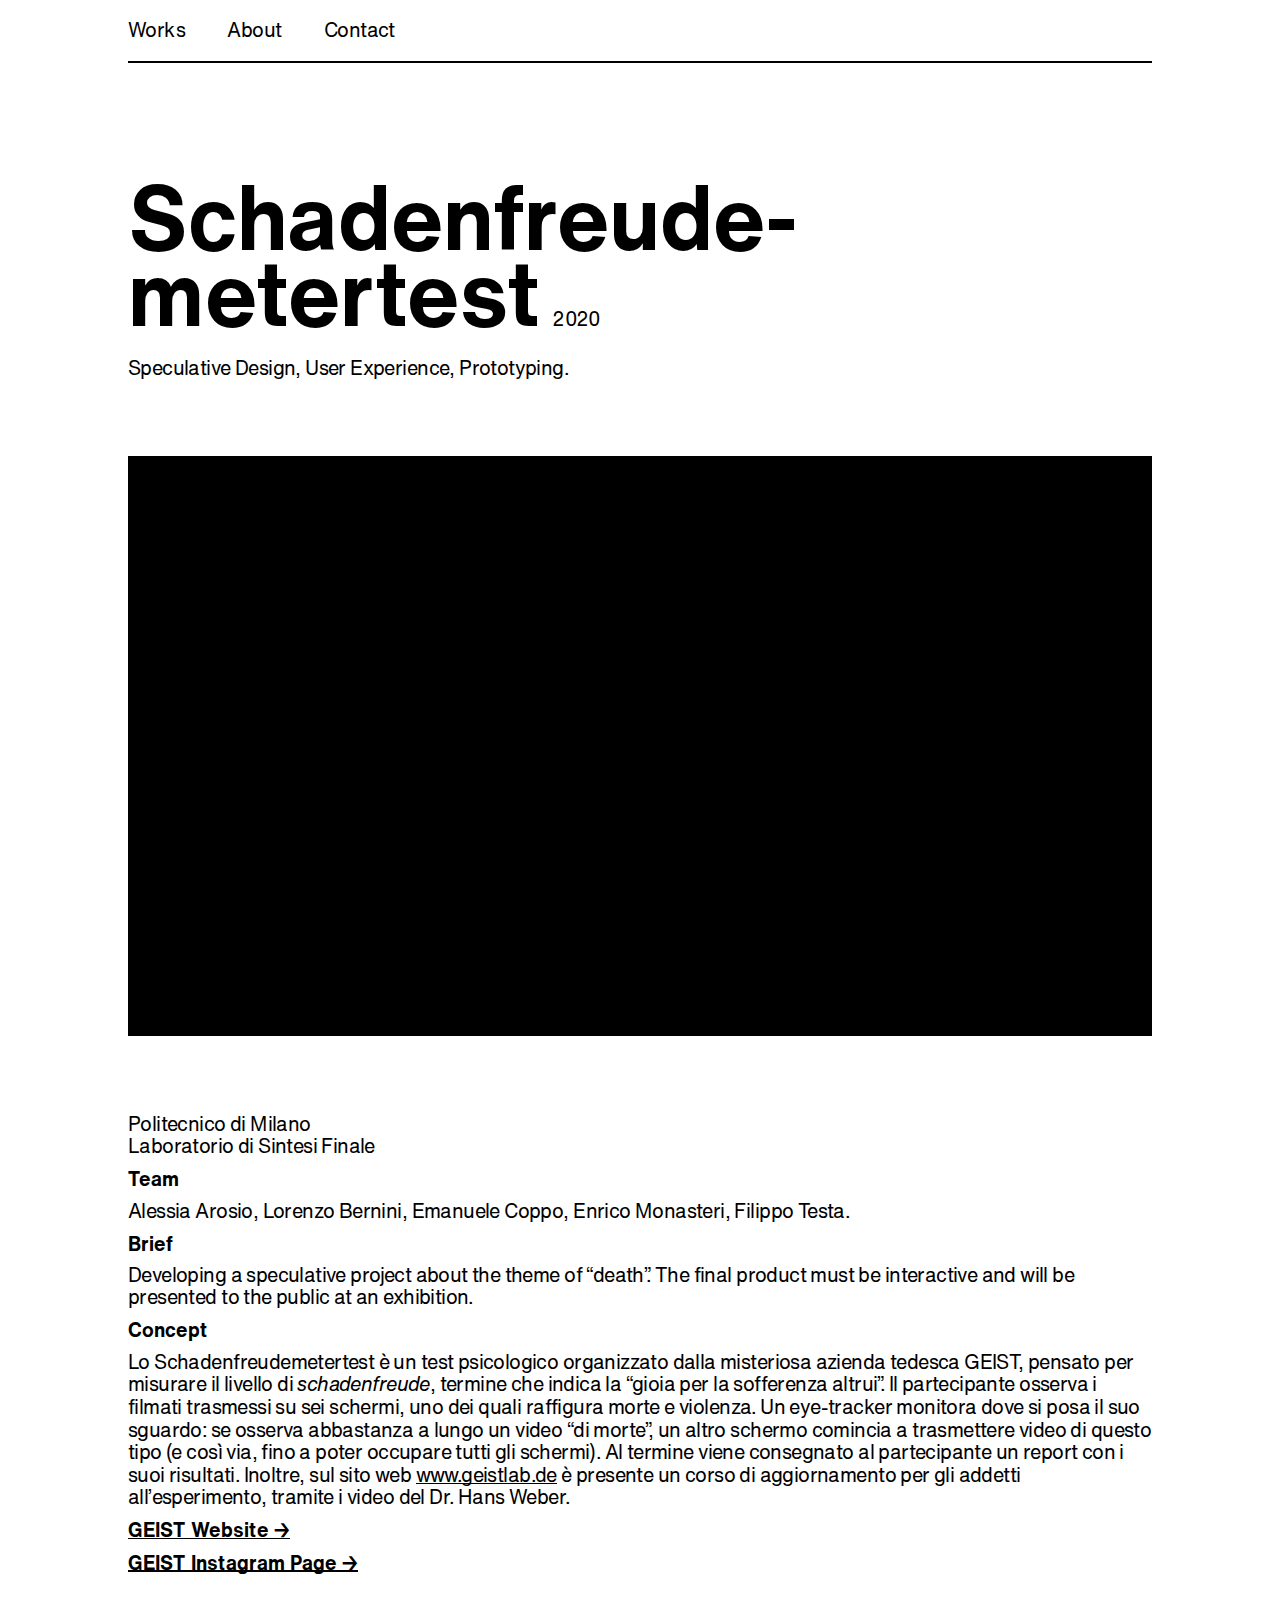
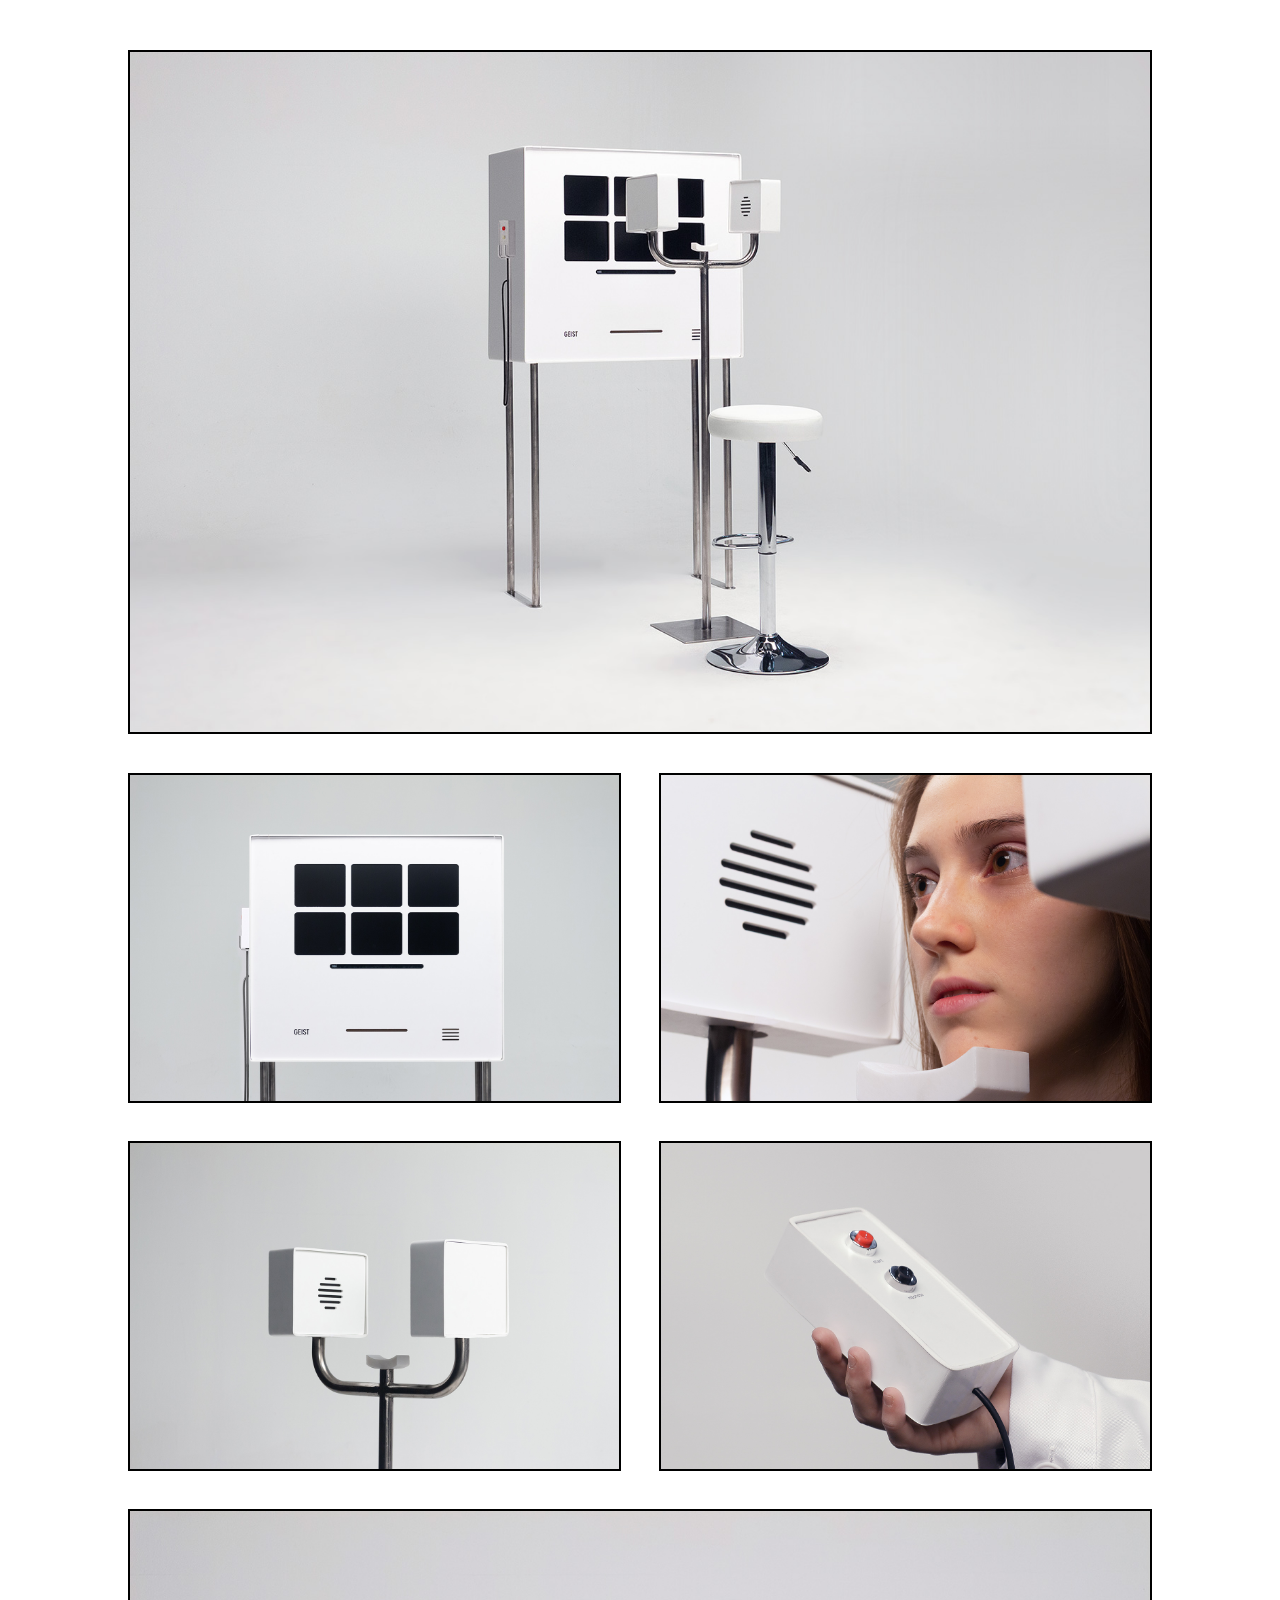
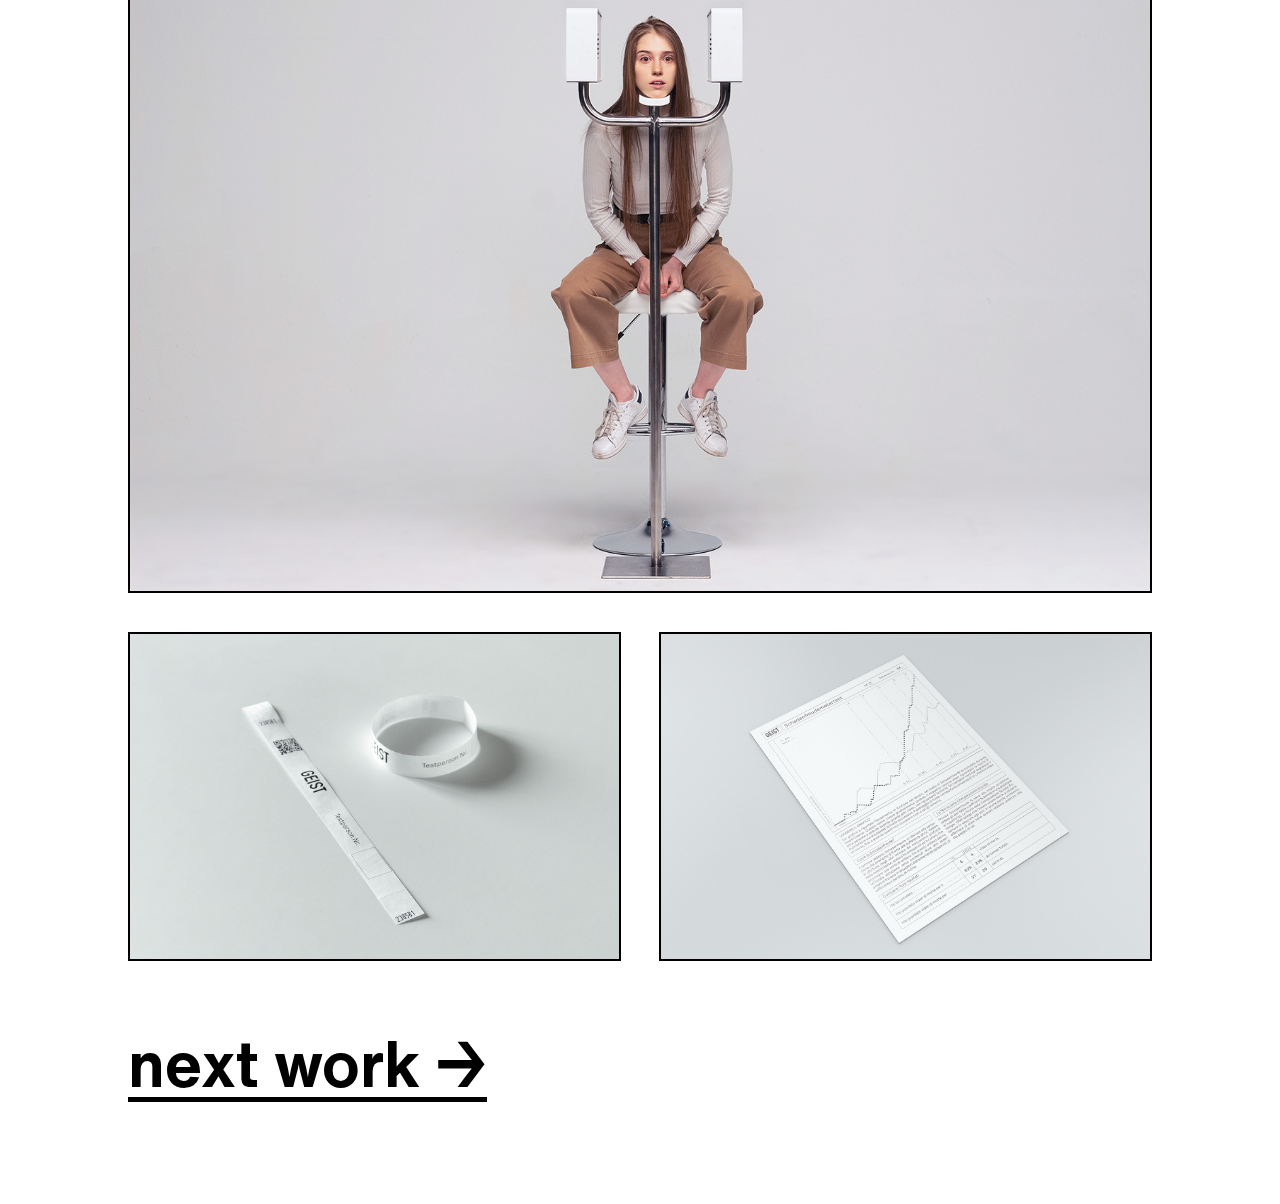
<file: schadenfreudemetertest.html>
<!DOCTYPE html>
<html lang="en">

<head>
  <meta charset="UTF-8">
  <meta name="viewport" content="width=device-width, initial-scale=1.0">
  <meta name="theme-color" content="#000000">

  <title>Emanuele Coppo • Schadenfreudemetertest</title>
  <meta name="description" content="Graphic Designer, Web Designer and Musician based in Milan, Italy.">
  <meta name="twitter:card" content="summary_large_image">
  <meta property="og:type" content="website">
  <meta property="og:url" content="http://www.emanuelecoppo.com">
  <meta property="og:title" content="Emanuele Coppo • Schadenfreudemetertest">
  <meta property="og:description" content="Graphic Designer, Web Designer and Musician based in Milan, Italy.">
  <meta property="og:image" content="http://www.emanuelecoppo.com/img/schadenfreudemetertest/4.jpg">

  <link rel="stylesheet" href="css/style.css">
  <link rel="stylesheet" href="css/queries.css">
  <script src="js/prefixfree.min.js"></script>
</head>

<body>

  <div id="nav">
    <a href="index.html#works">Works</a>
    <a href="about.html">About</a>
    <a href="about.html#contact">Contact</a>
  </div>

  <div class="title">
    <h1>Schadenfreude-<br>metertest<span>2020</span></h1>
    <p class="category">Speculative Design, User Experience, Prototyping.</p>
  </div>

  <div class="vimeo" style="padding-top:56.25%">
    <iframe src="https://player.vimeo.com/video/436112687?loop=1&color=ffffff&title=0&byline=0&portrait=0" frameborder="0" allow="autoplay; fullscreen" allowfullscreen></iframe>
  </div>

  <div class="description">

    <p>
      Politecnico di Milano<br>
      Laboratorio di Sintesi Finale<br>
    </p>

    <h3>Team</h3>
    <p>Alessia Arosio, Lorenzo Bernini, Emanuele Coppo, Enrico Monasteri, Filippo Testa.</p>

    <h3>Brief</h3>
    <p>Developing a speculative project about the theme of “death”. The final product must be interactive and will be presented to the public at an exhibition.</p>

    <h3>Concept</h3>
    <p>Lo Schadenfreudemetertest è un test psicologico organizzato dalla misteriosa azienda tedesca GEIST, pensato per misurare il livello di <i>schadenfreude</i>, termine che indica la “gioia per la sofferenza altrui”. Il partecipante osserva i filmati trasmessi su sei schermi, uno dei quali raffigura morte e violenza. Un eye-tracker monitora dove si posa il suo sguardo: se osserva abbastanza a lungo un video “di morte”, un altro schermo comincia a trasmettere video di questo tipo (e così via, fino a poter occupare tutti gli schermi). Al termine viene consegnato al partecipante un report con i suoi risultati. Inoltre, sul sito web <a class="underline" href="http://geistlab.de" target="_blank">www.geistlab.de</a> è presente un corso di aggiornamento per gli addetti all’esperimento, tramite i video del Dr. Hans Weber.</p>

    <h3><a class="underline" href="http://geistlab.de" target="_blank">GEIST Website &#8594;</a></h3>
    <h3><a class="underline" href="http://instagram.com/geist.lab" target="_blank">GEIST Instagram Page &#8594;</a></h3>

  </div>

  <div class="gallery">
    <div class="image"><img src="img/schadenfreudemetertest/1.jpg"></div>
    <div class="image column-2"><img src="img/schadenfreudemetertest/2.jpg"></div>
    <div class="image column-2"><img src="img/schadenfreudemetertest/8.jpg"></div>
    <div class="image column-2"><img src="img/schadenfreudemetertest/3.jpg"></div>
    <div class="image column-2"><img src="img/schadenfreudemetertest/6.jpg"></div>
    <div class="image"><img src="img/schadenfreudemetertest/7.jpg"></div>
    <div class="image column-2"><img src="img/schadenfreudemetertest/9.jpg"></div>
    <div class="image column-2"><img src="img/schadenfreudemetertest/10.jpg"></div>
    <!-- <iframe class="instagram column-2" src="https://www.instagram.com/p/B8gmbQUIM-C/embed" frameborder="0"></iframe> -->
    <!-- <iframe class="instagram column-2" src="https://www.instagram.com/p/B8gmbQUIM-C/embed" frameborder="0"></iframe> -->
  </div>

  <a class="next underline" href="paul-rand.html">next work &#8594;</a>

  <!--SCRIPT-->
  <script src="js/jquery-3.5.1.min.js"></script>
  <script src="js/script.js"></script>

</body>

</html>
</file>
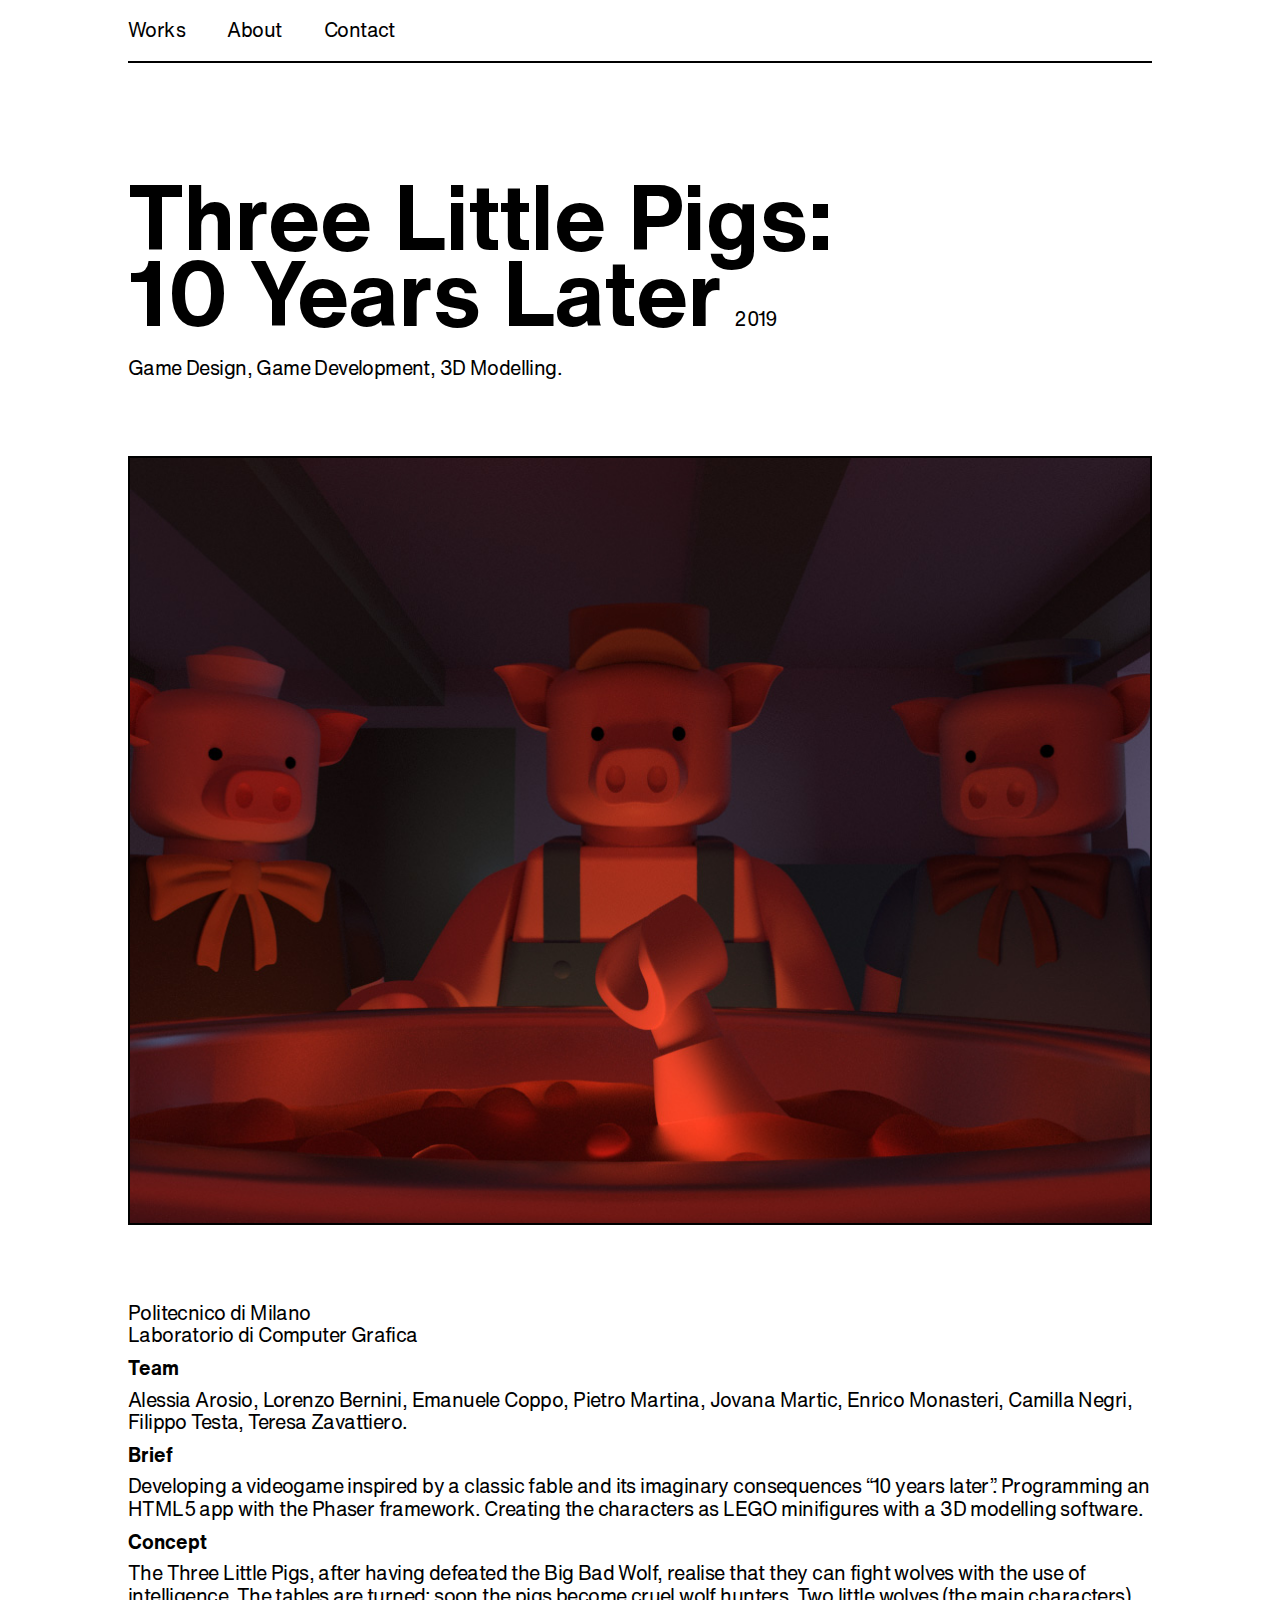
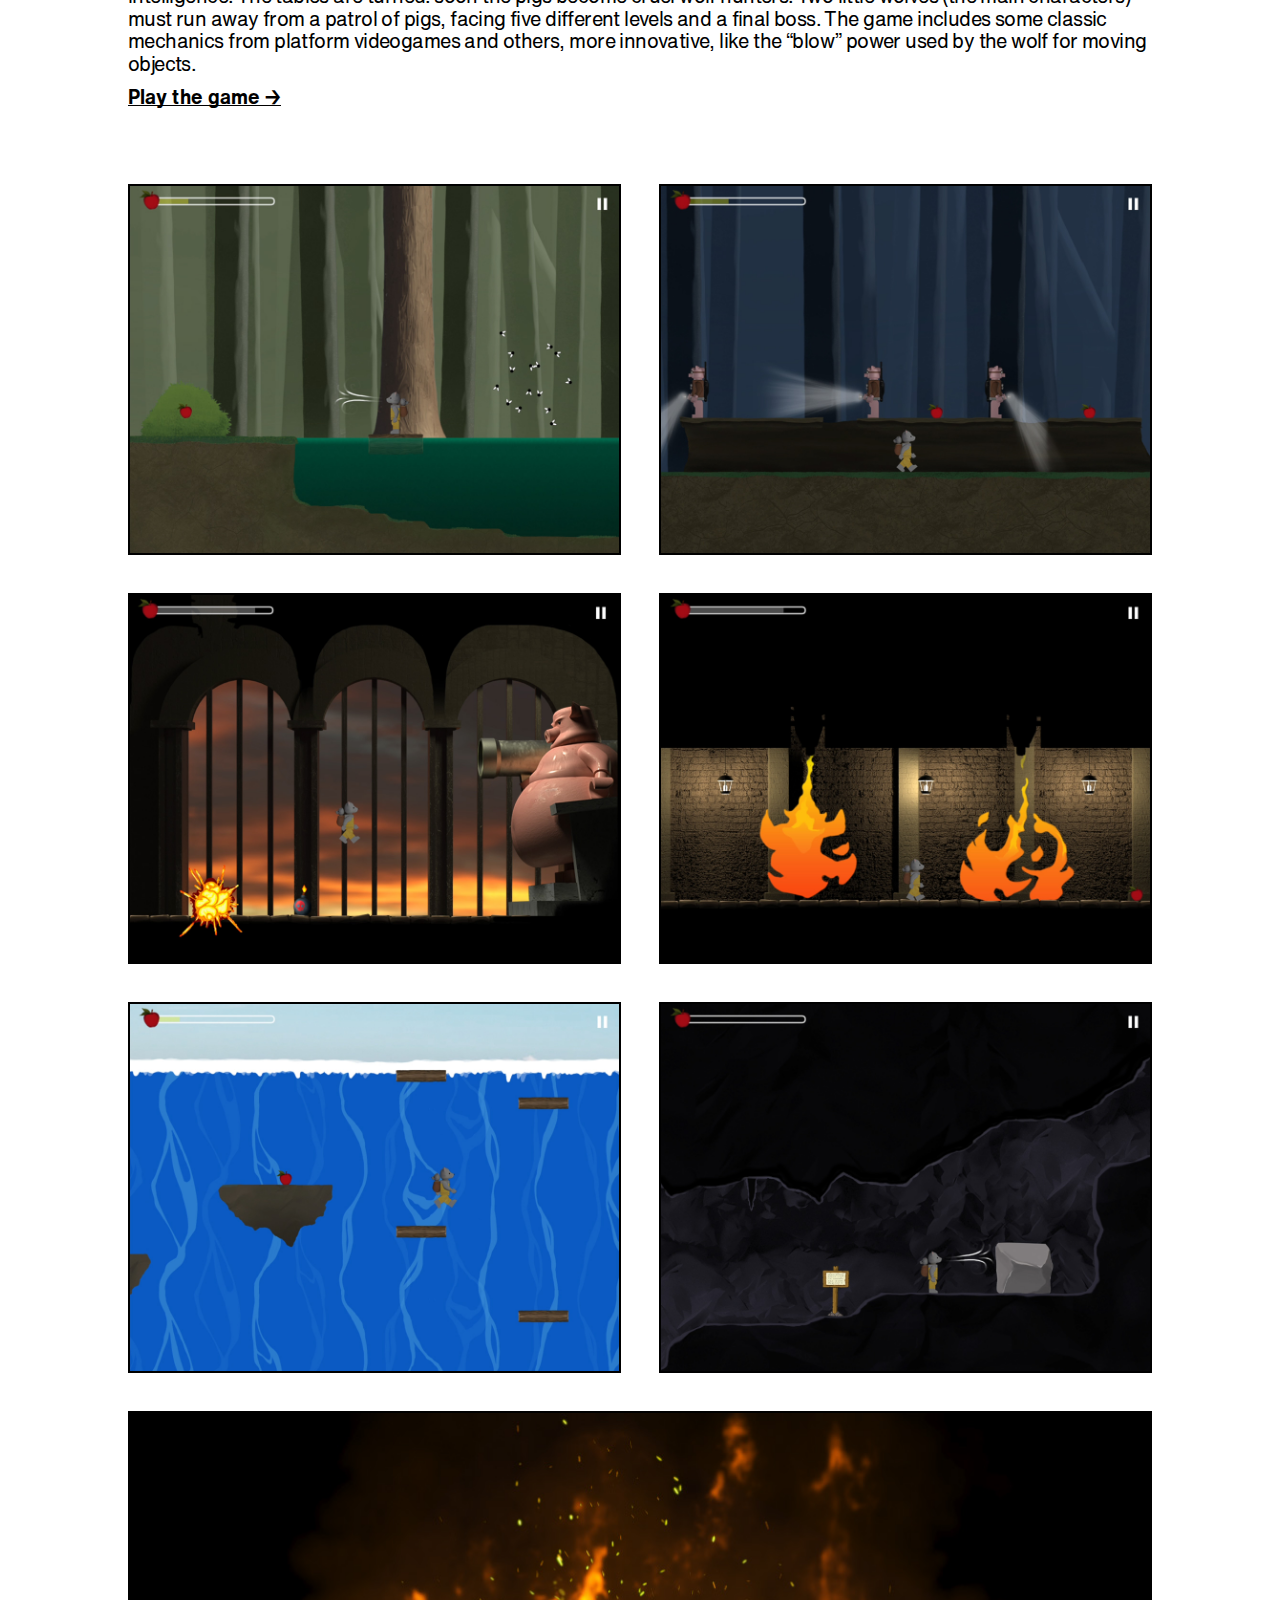
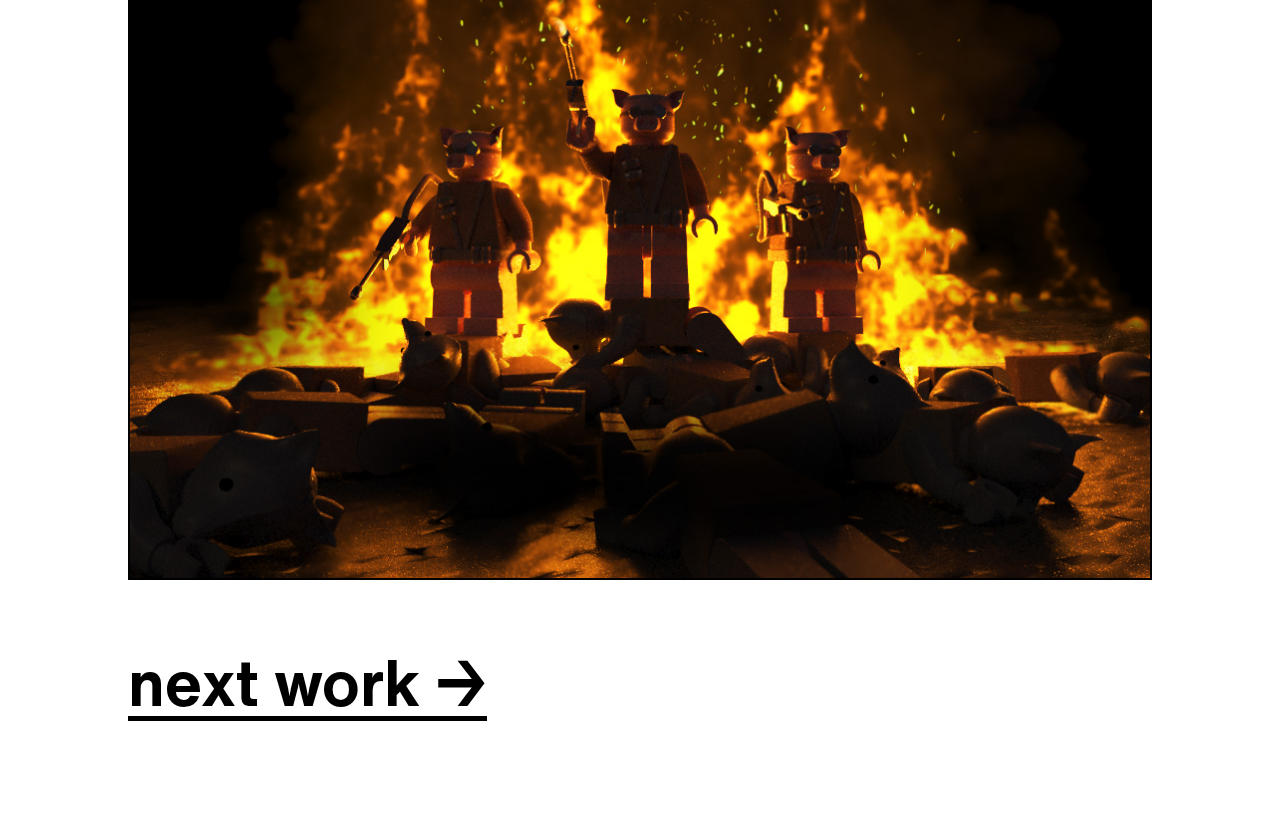
<file: three-little-pigs.html>
<!DOCTYPE html>
<html lang="en">

<head>
  <meta charset="UTF-8">
  <meta name="viewport" content="width=device-width, initial-scale=1.0">
  <meta name="theme-color" content="#000000">

  <title>Emanuele Coppo • Three Little Pigs: 10 Years Later</title>
  <meta name="description" content="Graphic Designer, Web Designer and Musician based in Milan, Italy.">
  <meta name="twitter:card" content="summary_large_image">
  <meta property="og:type" content="website">
  <meta property="og:url" content="http://www.emanuelecoppo.com">
  <meta property="og:title" content="Emanuele Coppo • Three Little Pigs: 10 Years Later">
  <meta property="og:description" content="Graphic Designer, Web Designer and Musician based in Milan, Italy.">
  <meta property="og:image" content="http://www.emanuelecoppo.com/img/three-little-pigs/render-3.jpg">

  <link rel="stylesheet" href="css/style.css">
  <link rel="stylesheet" href="css/queries.css">
  <script src="js/prefixfree.min.js"></script>
</head>

<body>

  <div id="nav">
    <a href="index.html#works">Works</a>
    <a href="about.html">About</a>
    <a href="about.html#contact">Contact</a>
  </div>

  <div class="title">
    <h1>Three Little Pigs:<br>10 Years Later<span>2019</span></h1>
    <p class="category">Game Design, Game Development, 3D Modelling.</p>
  </div>

  <div class="image"><img src="img/three-little-pigs/render-3.jpg"></div>

  <div class="description">

    <p>
      Politecnico di Milano<br>
      Laboratorio di Computer Grafica<br>
    </p>

    <h3>Team</h3>
    <p>Alessia Arosio, Lorenzo Bernini, Emanuele Coppo, Pietro Martina, Jovana Martic, Enrico Monasteri, Camilla Negri, Filippo Testa, Teresa Zavattiero.</p>

    <h3>Brief</h3>
    <p>Developing a videogame inspired by a classic fable and its imaginary consequences “10 years later”. Programming an HTML5 app with the Phaser framework. Creating the characters as LEGO minifigures with a 3D modelling software.</p>

    <h3>Concept</h3>
    <p>The Three Little Pigs, after having defeated the Big Bad Wolf, realise that they can fight wolves with the use of intelligence. The tables are turned: soon the pigs become cruel wolf hunters. Two little wolves (the main characters) must run away from a patrol of pigs, facing five different levels and a final boss. The game includes some classic mechanics from platform videogames and others, more innovative, like the “blow” power used by the wolf for moving objects.</p>

    <h3><a class="underline" href="https://emanuelecoppo.github.io/treporcellini/" target="_blank">Play the game &#8594;</a></h3>

  </div>

  <div class="gallery">
    <div class="image column-2"><img src="img/three-little-pigs/screen-1.jpg"></div>
    <div class="image column-2"><img src="img/three-little-pigs/screen-2.jpg"></div>
    <div class="image column-2"><img src="img/three-little-pigs/screen-3.jpg"></div>
    <div class="image column-2"><img src="img/three-little-pigs/screen-4.jpg"></div>
    <div class="image column-2"><img src="img/three-little-pigs/screen-5.jpg"></div>
    <div class="image column-2"><img src="img/three-little-pigs/screen-6.jpg"></div>
    <div class="image"><img src="img/three-little-pigs/render-7.jpg"></div>
  </div>

  <a class="next underline" href="villa-necchi-campiglio.html">next work &#8594;</a>

  <!--SCRIPT-->
  <script src="js/jquery-3.5.1.min.js"></script>
  <script src="js/script.js"></script>

</body>

</html>
</file>
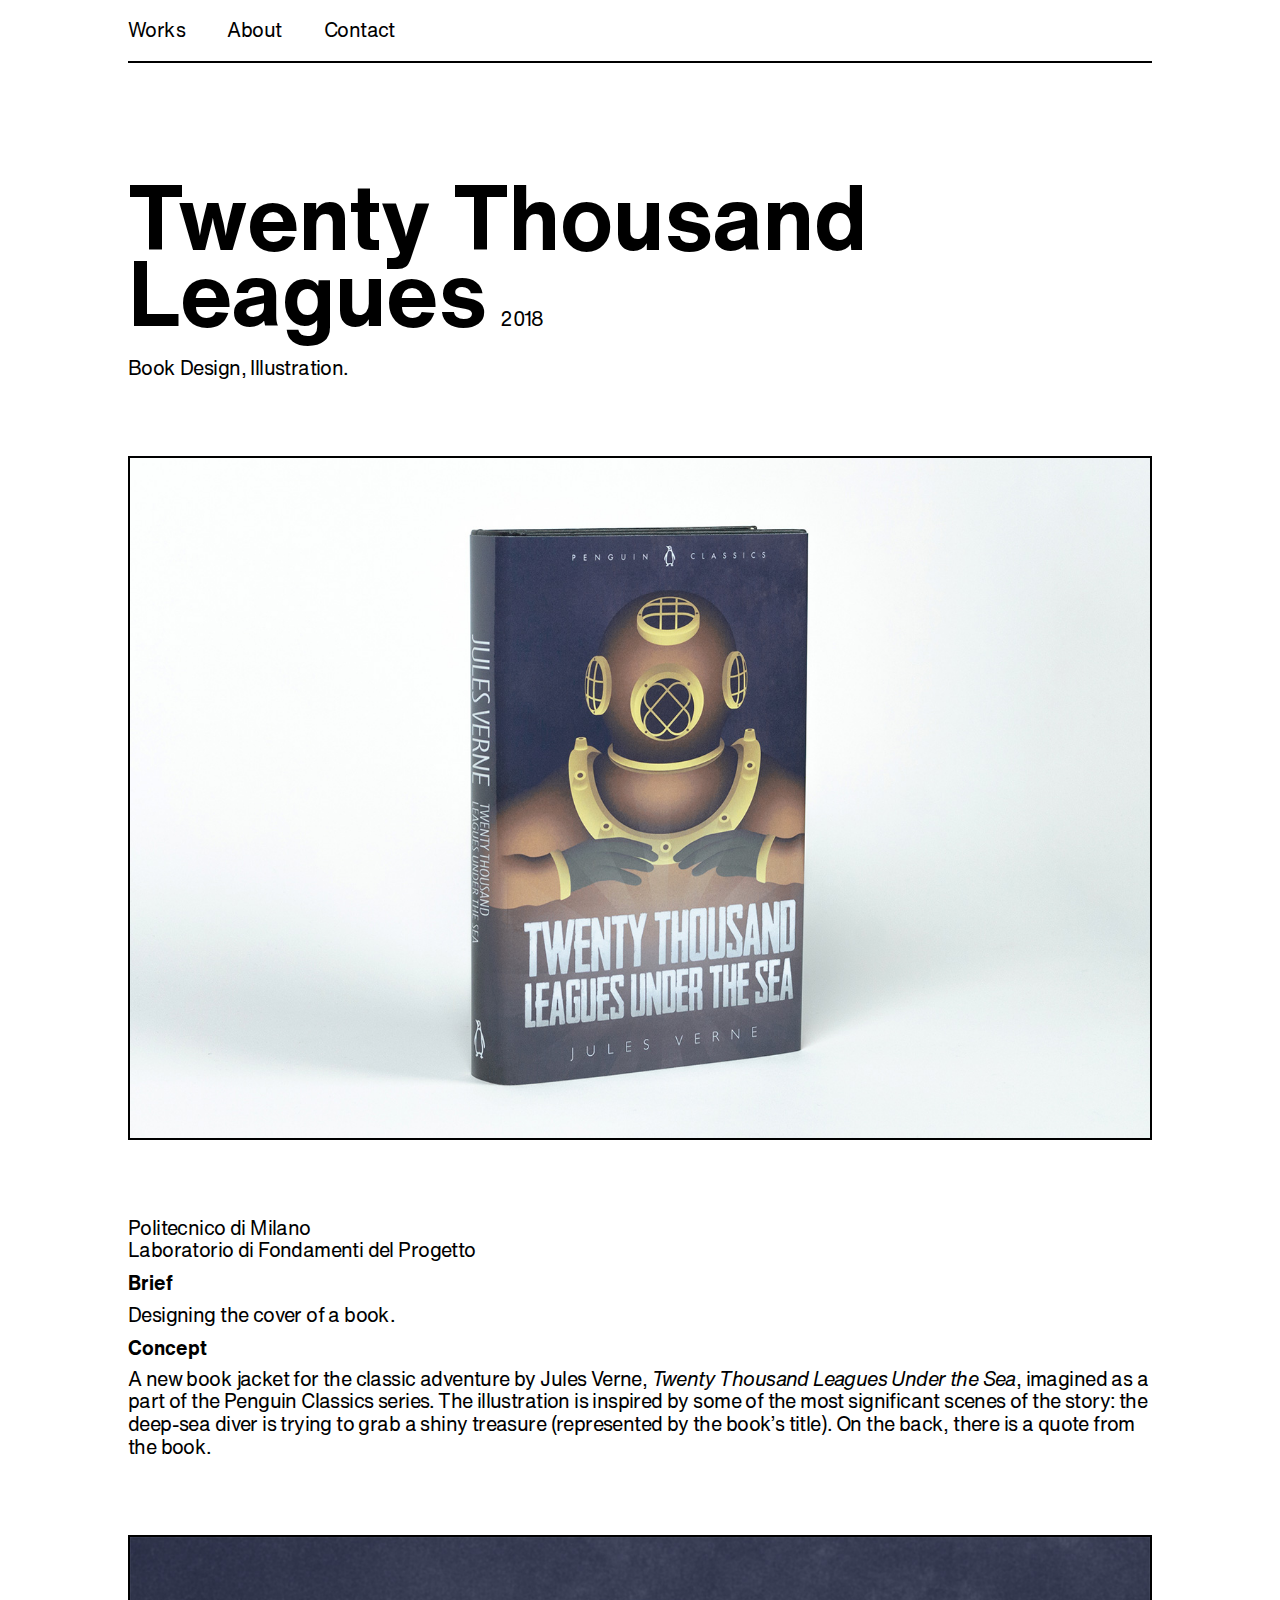
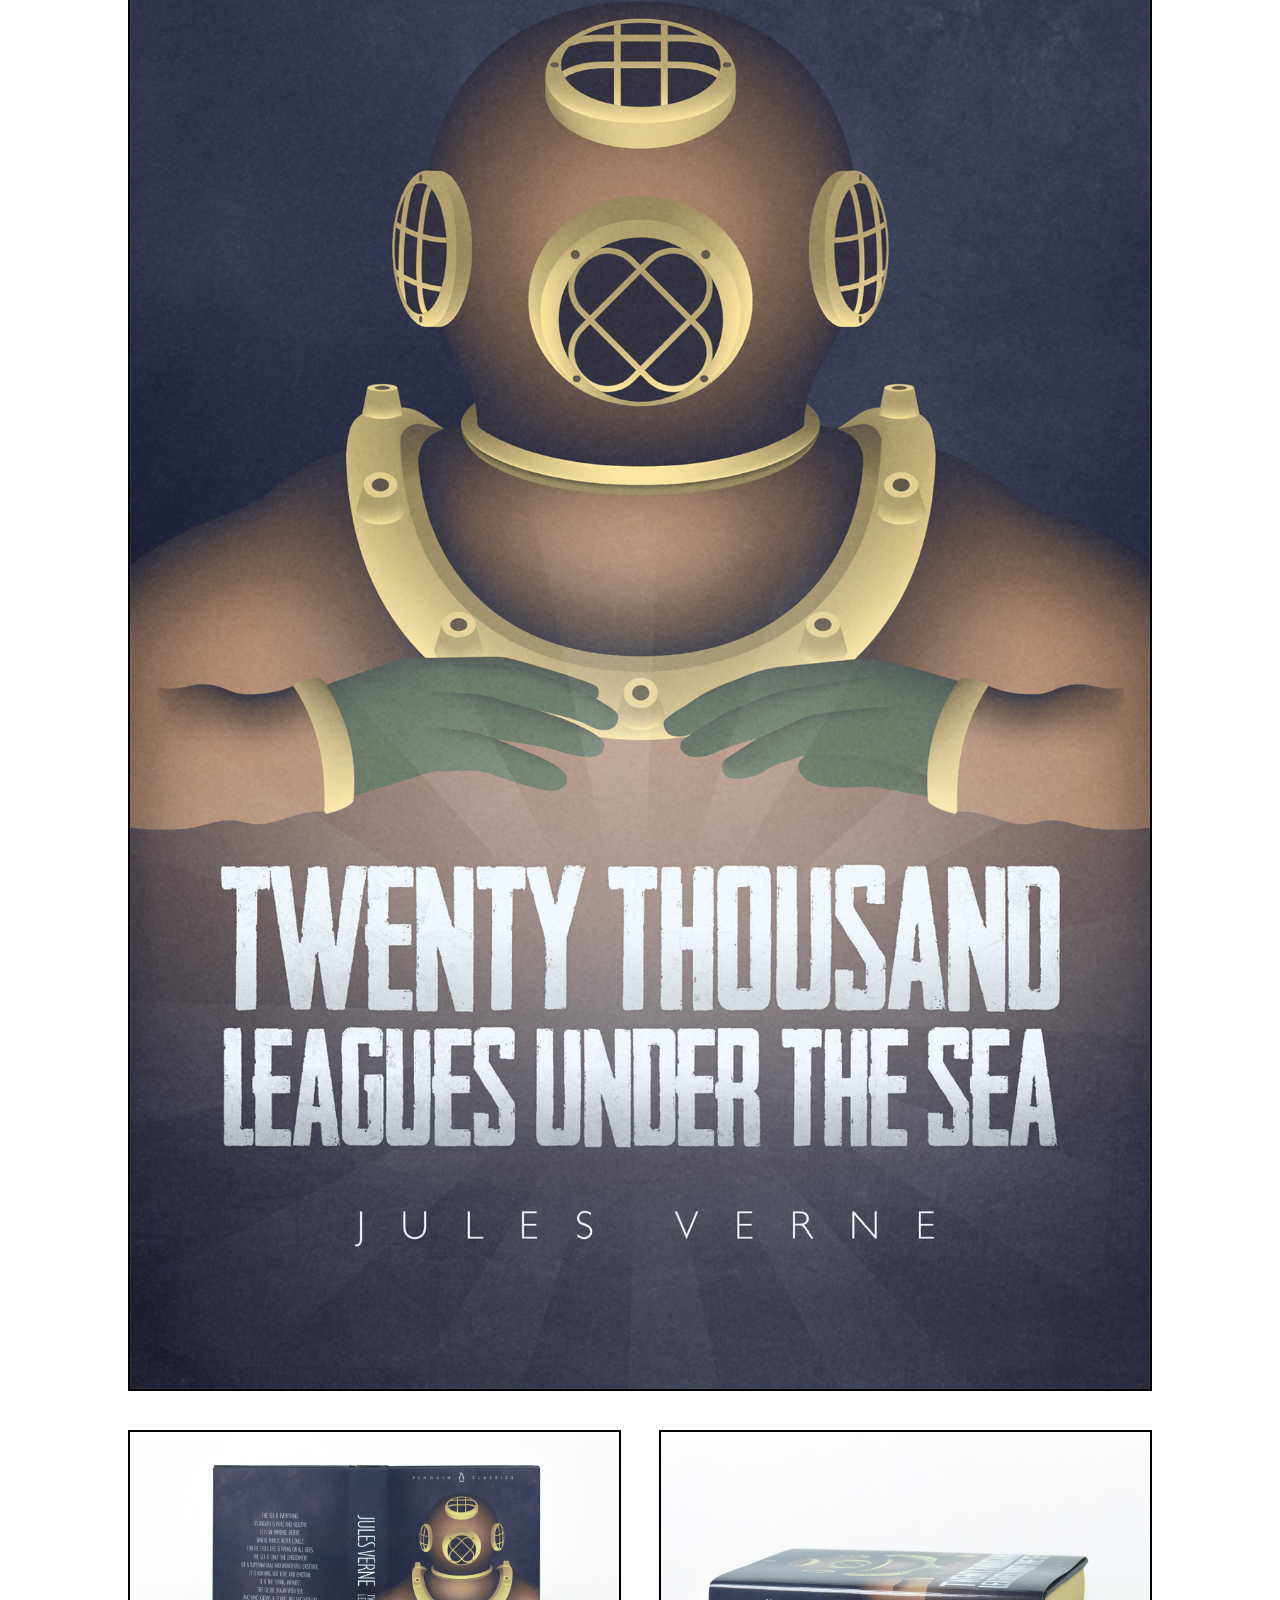
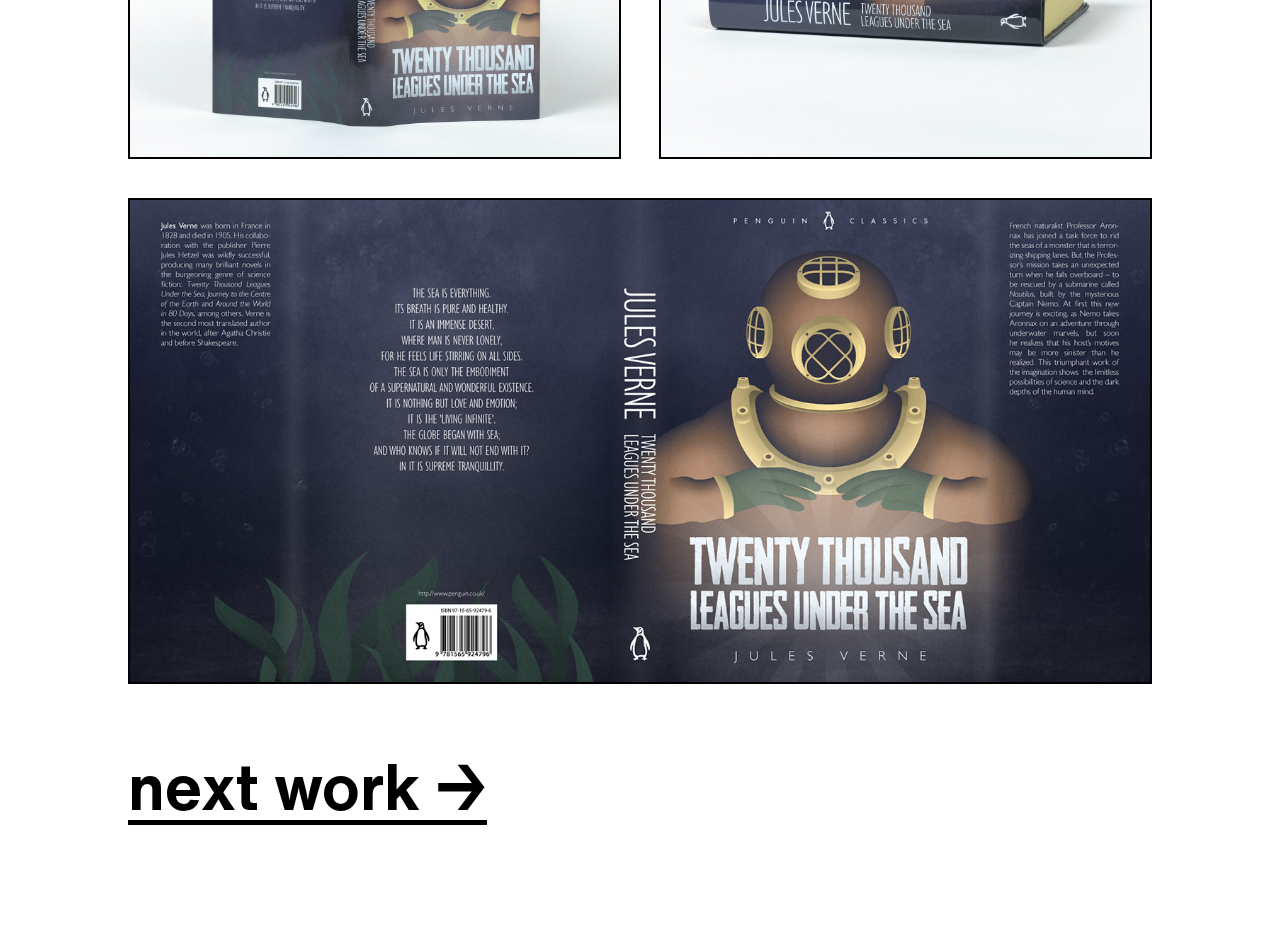
<file: twenty-thousand-leagues.html>
<!DOCTYPE html>
<html lang="en">

<head>
  <meta charset="UTF-8">
  <meta name="viewport" content="width=device-width, initial-scale=1.0">
  <meta name="theme-color" content="#000000">

  <title>Emanuele Coppo • Twenty Thousand Leagues Under the Sea</title>
  <meta name="description" content="Graphic Designer, Web Designer and Musician based in Milan, Italy.">
  <meta name="twitter:card" content="summary_large_image">
  <meta property="og:type" content="website">
  <meta property="og:url" content="http://www.emanuelecoppo.com">
  <meta property="og:title" content="Emanuele Coppo • Twenty Thousand Leagues Under the Sea">
  <meta property="og:description" content="Graphic Designer, Web Designer and Musician based in Milan, Italy.">
  <meta property="og:image" content="http://www.emanuelecoppo.com/img/twenty-thousand-leagues/front.jpg">

  <link rel="stylesheet" href="css/style.css">
  <link rel="stylesheet" href="css/queries.css">
  <script src="js/prefixfree.min.js"></script>
</head>

<body>

  <div id="nav">
    <a href="index.html#works">Works</a>
    <a href="about.html">About</a>
    <a href="about.html#contact">Contact</a>
  </div>

  <div class="title">
    <h1>Twenty Thousand<br>Leagues<span>2018</span></h1>
    <p class="category">Book Design, Illustration.</p>
  </div>

  <div class="image"><img src="img/twenty-thousand-leagues/1.jpg"></div>

  <div class="description">

    <p>
      Politecnico di Milano<br>
      Laboratorio di Fondamenti del Progetto<br>
    </p>

    <h3>Brief</h3>
    <p>Designing the cover of a book.</p>

    <h3>Concept</h3>
    <p>A new book jacket for the classic adventure by Jules Verne, <i>Twenty Thousand Leagues Under the Sea</i>, imagined as a part of the Penguin Classics series. The illustration is inspired by some of the most significant scenes of the story: the deep-sea diver is trying to grab a shiny treasure (represented by the book’s title). On the back, there is a quote from the book.</p>

  </div>

  <div class="gallery">
    <div class="image"><img src="img/twenty-thousand-leagues/front.jpg"></div>
    <div class="image column-2"><img src="img/twenty-thousand-leagues/2.jpg"></div>
    <div class="image column-2"><img src="img/twenty-thousand-leagues/3.jpg"></div>
    <div class="image"><img src="img/twenty-thousand-leagues/full.jpg"></div>
  </div>

  <a class="next underline" href="attack-on-milan.html">next work &#8594;</a>

  <!--SCRIPT-->
  <script src="js/jquery-3.5.1.min.js"></script>
  <script src="js/script.js"></script>

</body>

</html>
</file>
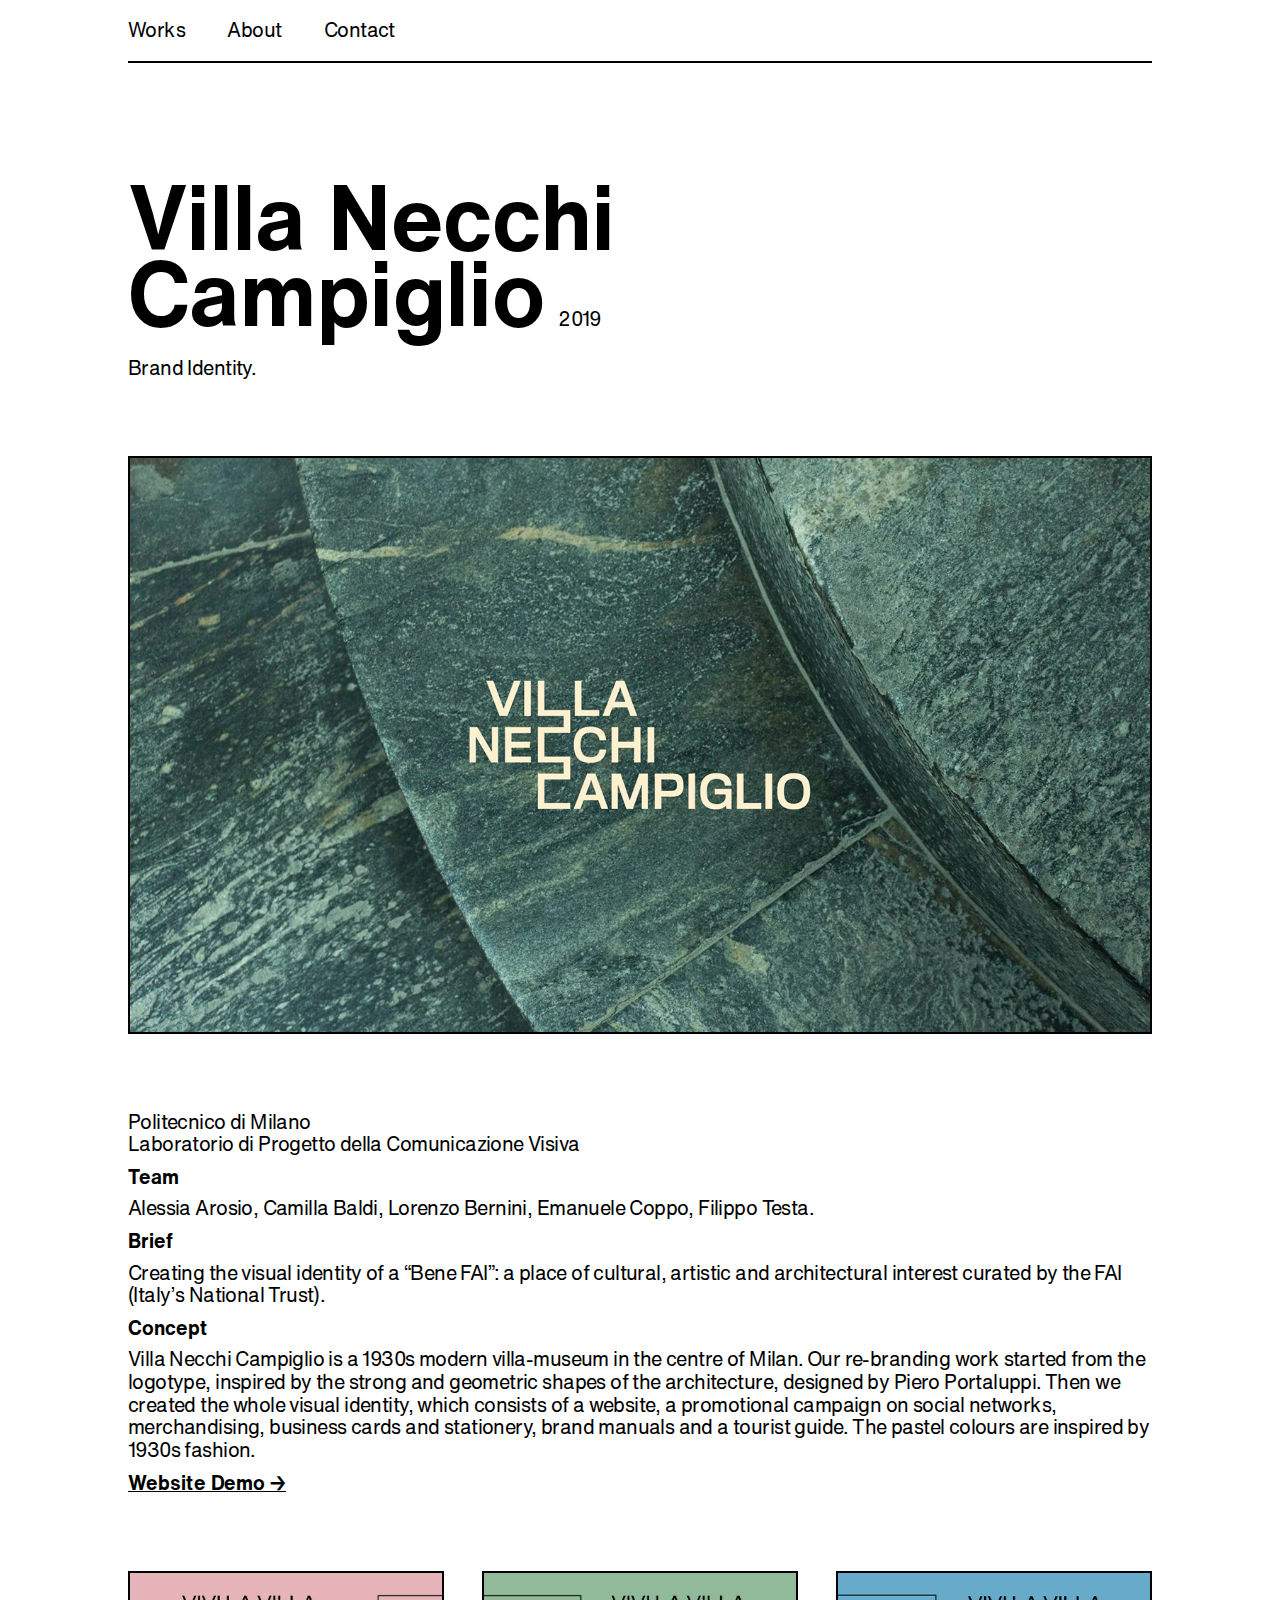
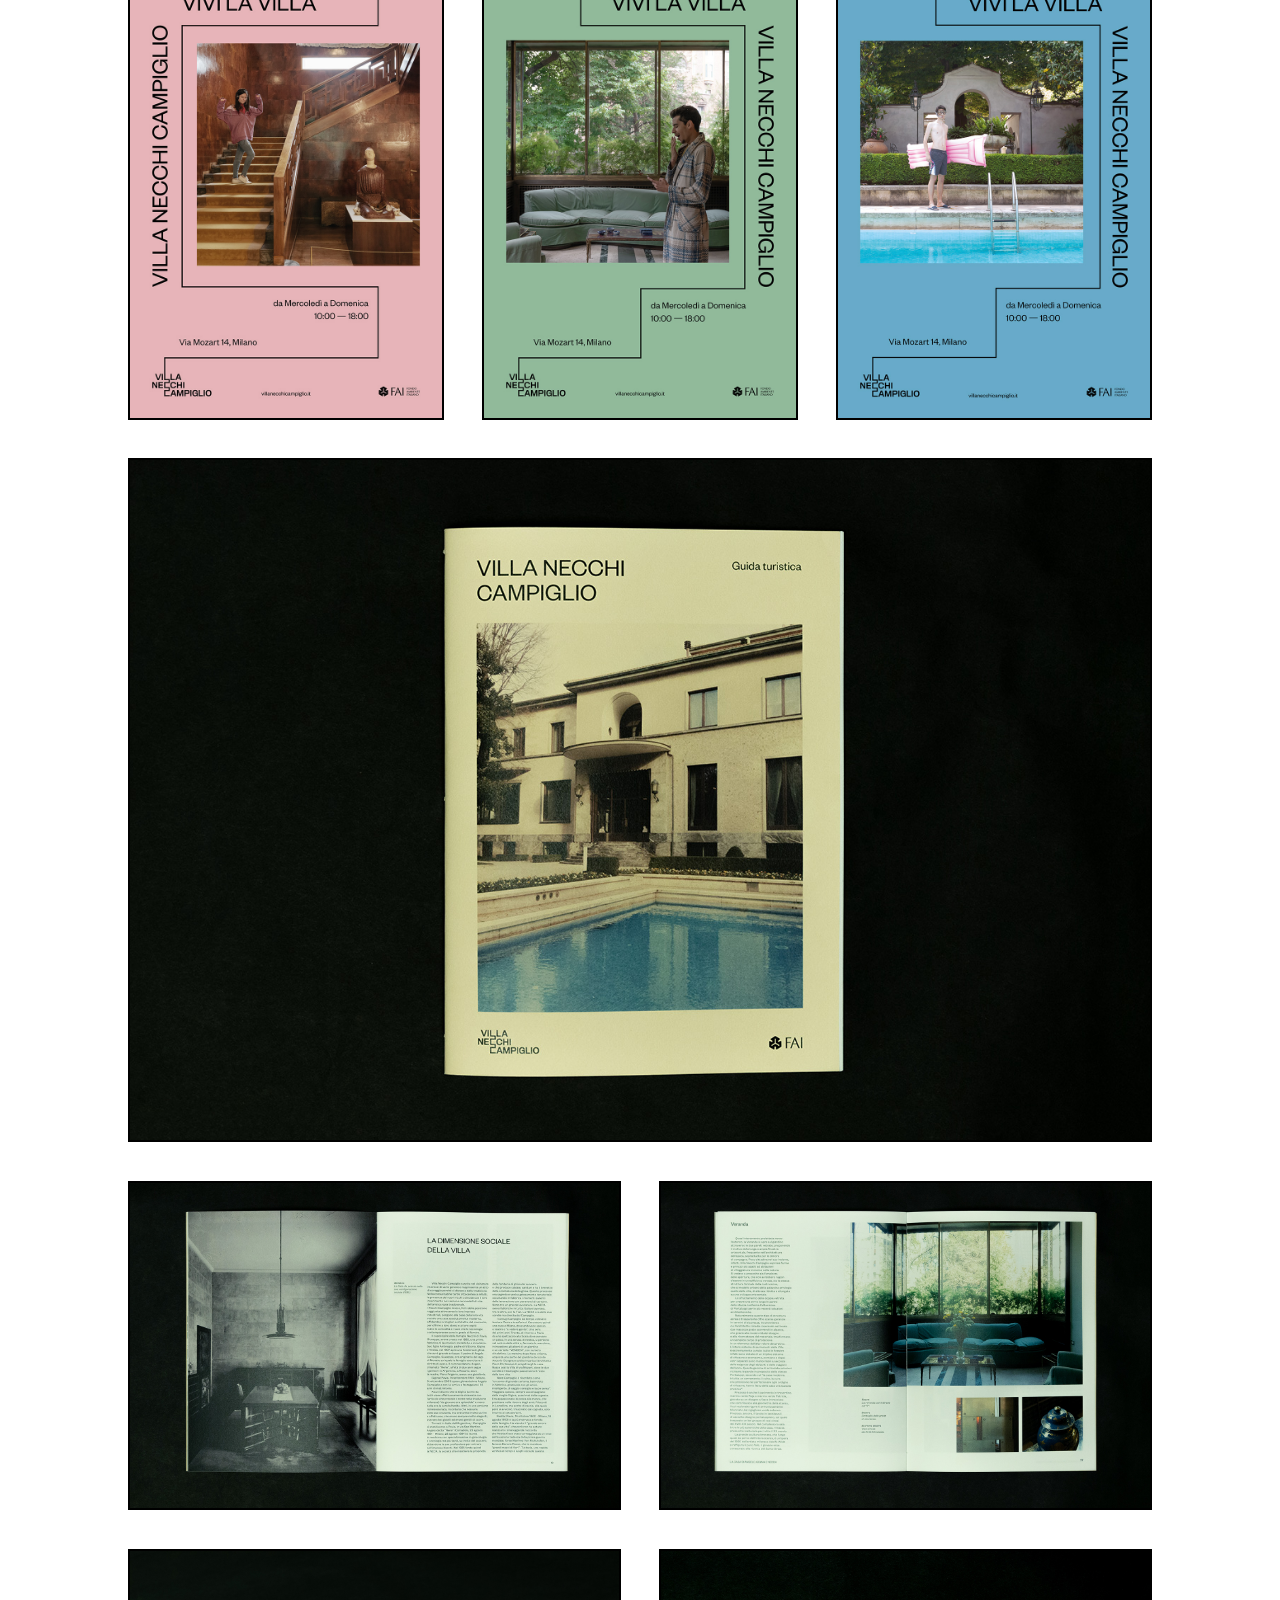
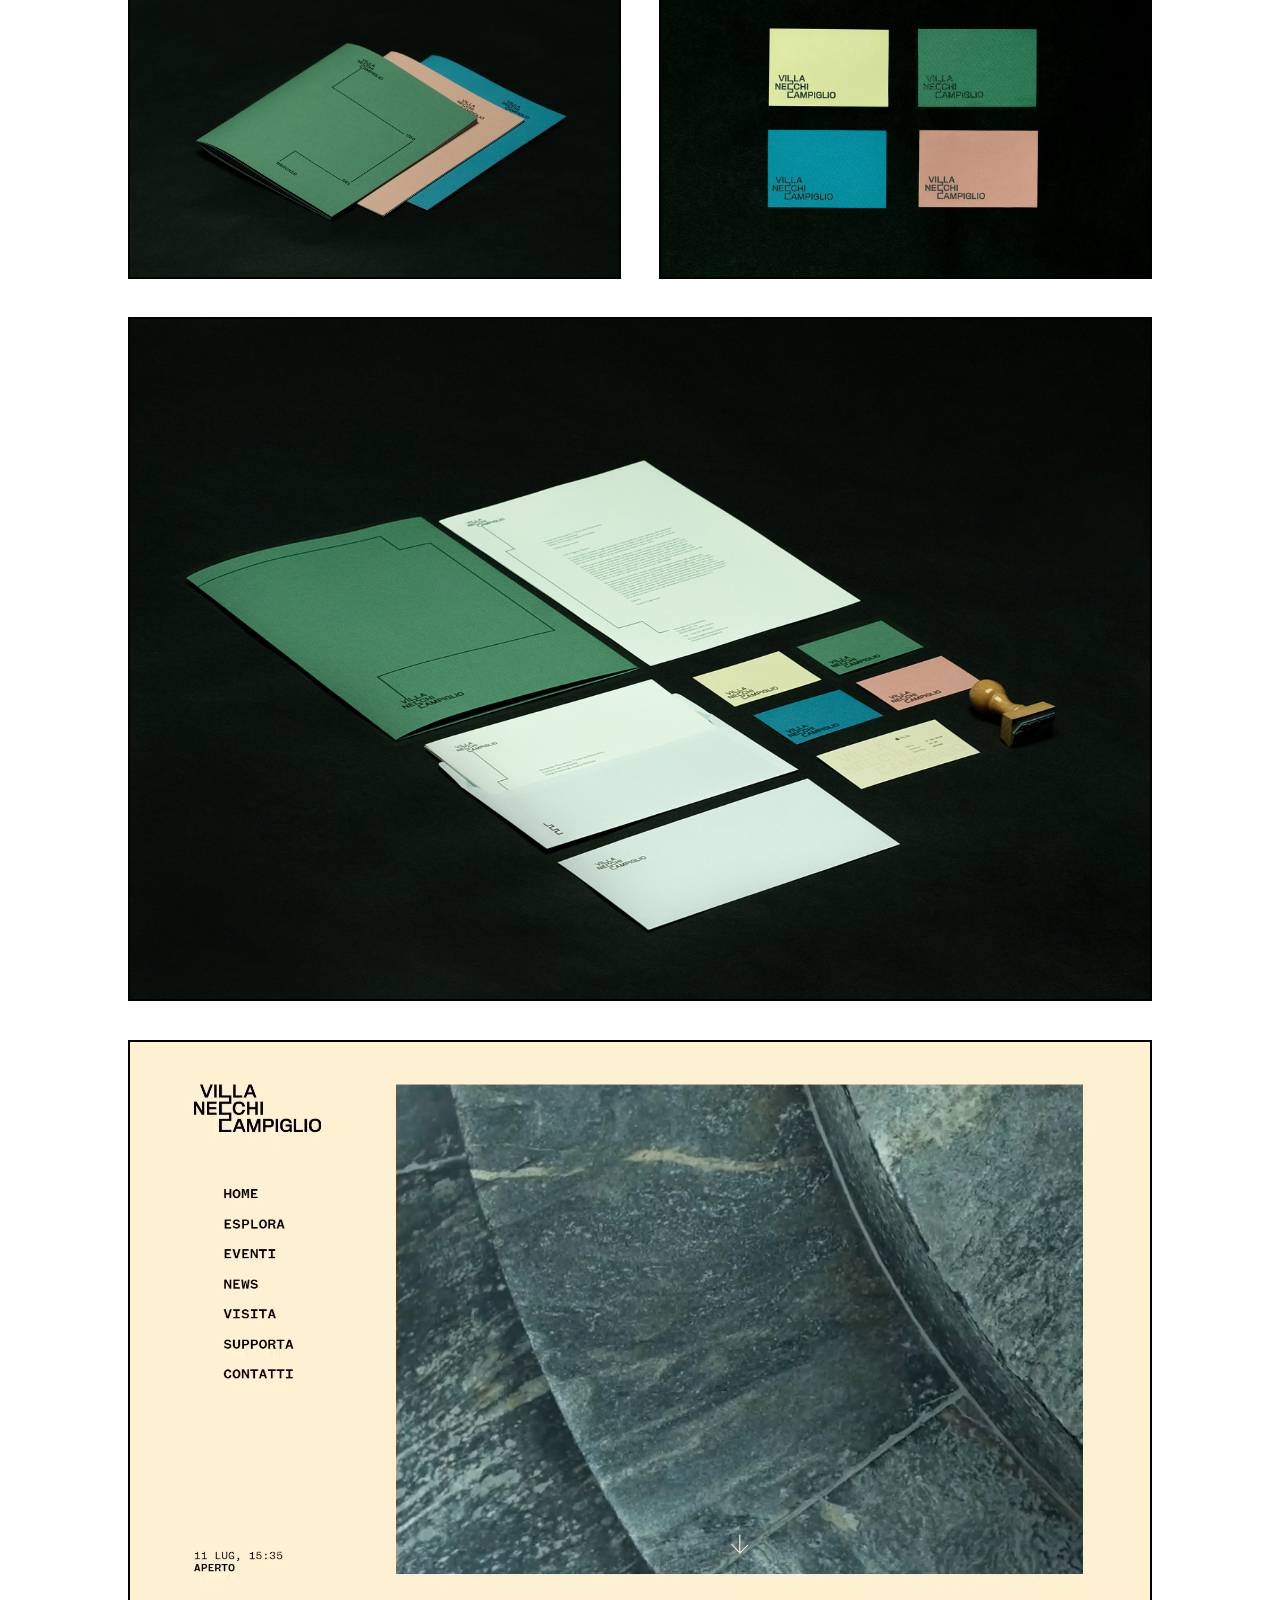
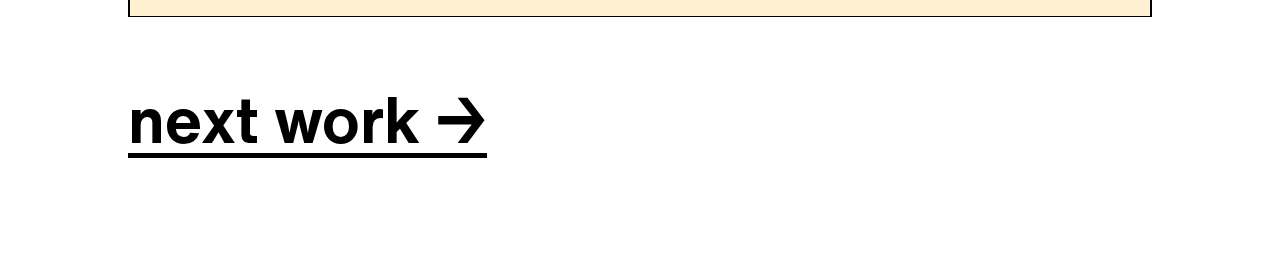
<file: villa-necchi-campiglio.html>
<!DOCTYPE html>
<html lang="en">

<head>
  <meta charset="UTF-8">
  <meta name="viewport" content="width=device-width, initial-scale=1.0">
  <meta name="theme-color" content="#000000">

  <title>Emanuele Coppo • Villa Necchi Campiglio</title>
  <meta name="description" content="Graphic Designer, Web Designer and Musician based in Milan, Italy.">
  <meta name="twitter:card" content="summary_large_image">
  <meta property="og:type" content="website">
  <meta property="og:url" content="http://www.emanuelecoppo.com">
  <meta property="og:title" content="Emanuele Coppo • Villa Necchi Campiglio">
  <meta property="og:description" content="Graphic Designer, Web Designer and Musician based in Milan, Italy.">
  <meta property="og:image" content="http://www.emanuelecoppo.com/img/villa-necchi-campiglio/logo.jpg">

  <link rel="stylesheet" href="css/style.css">
  <link rel="stylesheet" href="css/queries.css">
  <script src="js/prefixfree.min.js"></script>
</head>

<body>

  <div id="nav">
    <a href="index.html#works">Works</a>
    <a href="about.html">About</a>
    <a href="about.html#contact">Contact</a>
  </div>

  <div class="title">
    <h1>Villa Necchi<br>Campiglio<span>2019</span></h1>
    <p class="category">Brand Identity.</p>
  </div>

  <div class="image"><img src="img/villa-necchi-campiglio/logo.jpg"></div>

  <div class="description">

    <p>
      Politecnico di Milano<br>
      Laboratorio di Progetto della Comunicazione Visiva<br>
    </p>

    <h3>Team</h3>
    <p>Alessia Arosio, Camilla Baldi, Lorenzo Bernini, Emanuele Coppo, Filippo Testa.</p>

    <h3>Brief</h3>
    <p>Creating the visual identity of a “Bene FAI”: a place of cultural, artistic and architectural interest curated by the FAI (Italy’s National Trust).</p>

    <h3>Concept</h3>
    <p>Villa Necchi Campiglio is a 1930s modern villa-museum in the centre of Milan. Our re-branding work started from the logotype, inspired by the strong and geometric shapes of the architecture, designed by Piero Portaluppi. Then we created the whole visual identity, which consists of a website, a promotional campaign on social networks, merchandising, business cards and stationery, brand manuals and a tourist guide. The pastel colours are inspired by 1930s fashion.</p>

    <h3><a class="underline" href="https://emanuelecoppo.github.io/villanecchicampiglio/" target="_blank">Website Demo &#8594;</a></h3>

  </div>

  <div class="gallery">
    <div class="image column-3"><img src="img/villa-necchi-campiglio/poster-1.jpg"></div>
    <div class="image column-3"><img src="img/villa-necchi-campiglio/poster-2.jpg"></div>
    <div class="image column-3"><img src="img/villa-necchi-campiglio/poster-4.jpg"></div>
    <div class="image"><img src="img/villa-necchi-campiglio/1.jpg"></div>
    <div class="image column-2"><img src="img/villa-necchi-campiglio/4.jpg"></div>
    <div class="image column-2"><img src="img/villa-necchi-campiglio/3.jpg"></div>
    <div class="image column-2"><img src="img/villa-necchi-campiglio/5.jpg"></div>
    <div class="image column-2"><img src="img/villa-necchi-campiglio/6.jpg"></div>
    <div class="image"><img src="img/villa-necchi-campiglio/9.jpg"></div>
    <div class="image"><video autoplay loop muted playsinline><source src="img/villa-necchi-campiglio/website.mp4" type="video/mp4"></video></div>
  </div>

  <a class="next underline" href="pons-aureoli.html">next work &#8594;</a>

  <!--SCRIPT-->
  <script src="js/jquery-3.5.1.min.js"></script>
  <script src="js/script.js"></script>

</body>

</html>
</file>
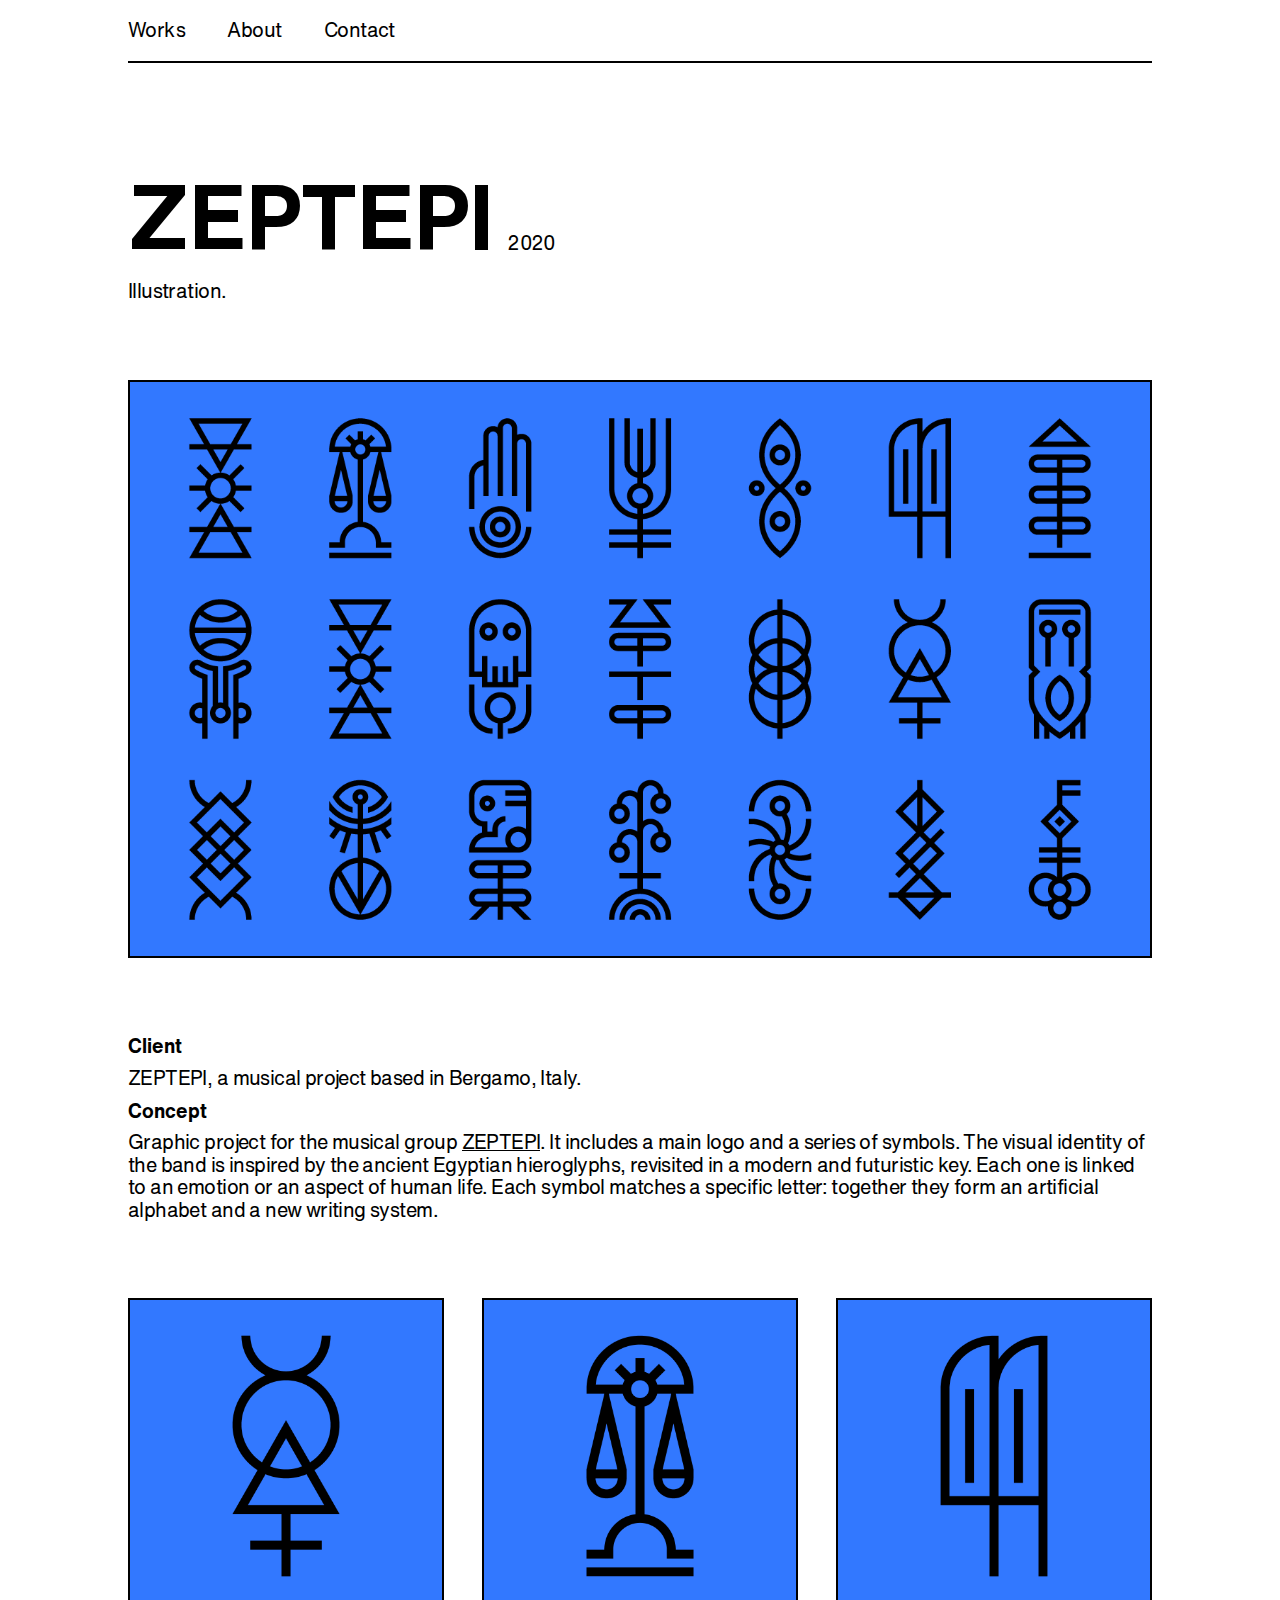
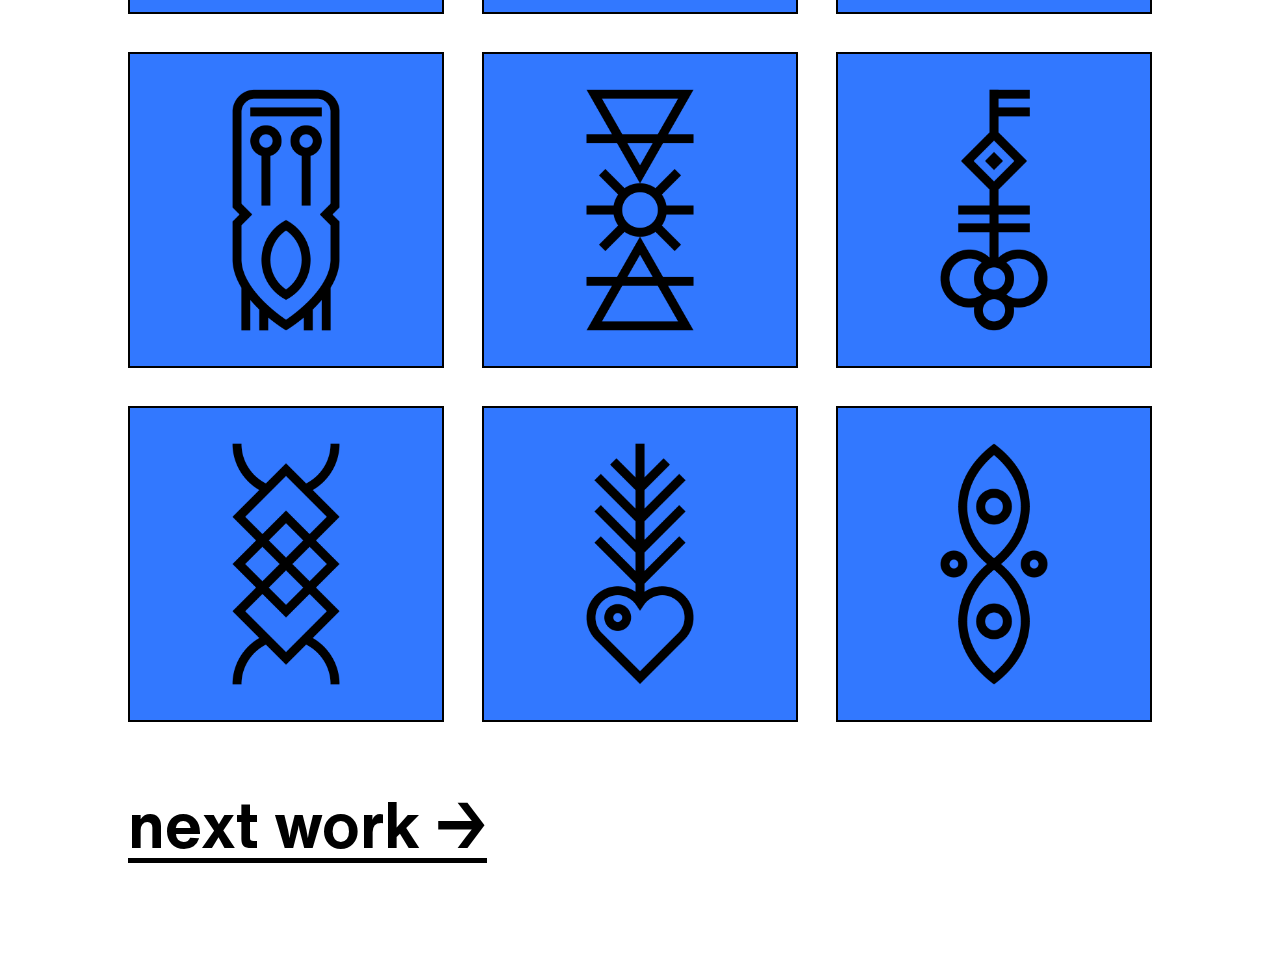
<file: zeptepi.html>
<!DOCTYPE html>
<html lang="en">

<head>
  <meta charset="UTF-8">
  <meta name="viewport" content="width=device-width, initial-scale=1.0">
  <meta name="theme-color" content="#000000">

  <title>Emanuele Coppo • ZEPTEPI</title>
  <meta name="description" content="Graphic Designer, Web Designer and Musician based in Milan, Italy.">
  <meta name="twitter:card" content="summary_large_image">
  <meta property="og:type" content="website">
  <meta property="og:url" content="http://www.emanuelecoppo.com">
  <meta property="og:title" content="Emanuele Coppo • ZEPTEPI">
  <meta property="og:description" content="Graphic Designer, Web Designer and Musician based in Milan, Italy.">
  <meta property="og:image" content="http://www.emanuelecoppo.com/img/zeptepi/header.png">

  <link rel="stylesheet" href="css/style.css">
  <link rel="stylesheet" href="css/queries.css">
  <script src="js/prefixfree.min.js"></script>
</head>

<body>

  <div id="nav">
    <a href="index.html#works">Works</a>
    <a href="about.html">About</a>
    <a href="about.html#contact">Contact</a>
  </div>

  <div class="title">
    <h1>ZEPTEPI<span>2020</span></h1>
    <p class="category">Illustration.</p>
  </div>

  <div class="image zeptepi"><img src="img/zeptepi/header.png"></div>

  <div class="description">

    <h3>Client</h3>
    <p>ZEPTEPI, a musical project based in Bergamo, Italy.</p>

    <h3>Concept</h3>
    <p>Graphic project for the musical group <a class="underline" href="http://instagram.com/zeptepisound" target="_blank"=>ZEPTEPI</a>. It includes a main logo and a series of symbols. The visual identity of the band is inspired by the ancient Egyptian hieroglyphs, revisited in a modern and futuristic key. Each one is linked to an emotion or an aspect of human life. Each symbol matches a specific letter: together they form an artificial alphabet and a new writing system.</p>

  </div>

  <div class="gallery">
    <div class="image column-3 zeptepi frz"><img class="symbol" src="img/zeptepi/1.png"></div>
    <div class="image column-3 zeptepi frz"><img class="symbol" src="img/zeptepi/2.png"></div>
    <div class="image column-3 zeptepi frz"><img class="symbol" src="img/zeptepi/3.png"></div>
    <div class="image column-3 zeptepi frz"><img class="symbol" src="img/zeptepi/4.png"></div>
    <div class="image column-3 zeptepi frz"><img class="symbol" src="img/zeptepi/5.png"></div>
    <div class="image column-3 zeptepi frz"><img class="symbol" src="img/zeptepi/6.png"></div>
    <div class="image column-3 zeptepi frz"><img class="symbol" src="img/zeptepi/7.png"></div>
    <div class="image column-3 zeptepi frz"><img class="symbol" src="img/zeptepi/8.png"></div>
    <div class="image column-3 zeptepi frz"><img class="symbol" src="img/zeptepi/9.png"></div>
  </div>

  <a class="next underline" href="twenty-thousand-leagues.html">next work &#8594;</a>

  <!--SCRIPT-->
  <script src="js/jquery-3.5.1.min.js"></script>
  <script src="js/script.js"></script>

</body>

</html>
</file>
<file: css/style.css>
:root {
  --white: #fff;
  --black: #000;
  --grid: 3vw;
  --margin: 10vw;
  --border: .2vw;
}
/*--------------------FONTS--------------------*/
@font-face {font-style: normal; font-weight: normal; font-family: myFont; src: url(../fonts/HelveticaNowText-Regular.woff);}
@font-face {font-style: normal; font-weight: bold;   font-family: myFont; src: url(../fonts/HelveticaNowText-Bold.woff);}
@font-face {font-style: italic; font-weight: normal; font-family: myFont; src: url(../fonts/HelveticaNowText-RegularItalic.woff);}
@font-face {font-style: italic; font-weight: bold;   font-family: myFont; src: url(../fonts/HelveticaNowText-BoldItalic.woff);}
/*--------------------BROWSER--------------------*/
::-webkit-scrollbar {
    display: none; /* Chrome, Safari, Opera */
}
html {
  -ms-overflow-style: none;  /* IE, Edge */
  scrollbar-width: none;  /* Firefox */
}
::selection {
    background-color: var(--black);
    color: var(--white);
}
/*--------------------GENERAL--------------------*/
*  {
	margin: 0;
	padding: 0;
	box-sizing: border-box;
  color: var(--black);
}
body {
  font-family: "myFont", Helvetica, Arial, sans-serif;
  background-color: var(--white);
  margin: 0 var(--margin) 8vw var(--margin);
}
h1 {
	font-weight: bold;
	font-size: 7vw;
	line-height: .85;
}
h3 {
	font-weight: bold;
	margin-bottom: .7vw;
}
p, h3, span, #nav a {
  font-size: 1.5vw;
}
p, h1 {
	margin-bottom: 2vw;
}
.title {
	margin-top: 14vw;
	margin-bottom: 6vw;
}
.title span {
	font-weight: normal;
	margin-left: 1vw;
}
/*--------------------LINKS--------------------*/
a {
  text-decoration: none;
  color: inherit;
}
a:hover {
	cursor: pointer;
}
.underline {
	position: relative;
  transition: color .2s ease-in-out;
}
.underline:hover {
	color: var(--white);
}
.underline::after {
	content: "";
	background-color: var(--black);
	position: absolute;
	bottom: 0;
	left: 0;
	width: 100%;
	height: 6%;
  transition: height .2s ease-in-out;
  z-index: -1;
}
.underline:hover::after {
	height: 100%;
}
.next {
	font-weight: bold;
	font-size: 5vw;
}
.next, #footer {
  display: inline-block; /* Fix for margin collapse */
  margin-top: 2vw;
}
/*--------------------NAV--------------------*/
#nav {
  z-index: 99;
  position: fixed;
  top: 0;
  margin: 0 auto;
  padding: 1.5vw 0;
  width: 80vw;
  user-select: none;
  background-color: var(--white);
  border-bottom: solid var(--border) var(--black);
  /* box-shadow: 0 -.4vw 0 .4vw var(--white); */
}
#nav a:not(:first-child) {
  margin-left: 3vw;
}
/*--------------------IMAGES--------------------*/
.project, .image {
	background-position: center;
	background-repeat: no-repeat;
	background-size: cover;
	width: 100%;
}
.project, .image, .vimeo {
	background-color: var(--black);
  border: solid var(--border) var(--black);
  user-select: none;
}
.trasp {
  background-color: initial;
  border: none;
}
.project {
	height: 40vw;
	margin-bottom: var(--grid);
	overflow: hidden;
  position: relative;
}
.project::before {
	content: attr(titolo);
	position: absolute;
  display: flex; /* Fix for mobile */
	top: 100%;
	left: 3%;
	background-color: var(--black);
	color: var(--white);
	font-size: 5vw;
	font-weight: bold;
	padding: 1vw;
	transition: top .2s ease-in-out;
}
.project:hover::before {
	top: 76%;
}
.image, .vimeo {
	margin-bottom: var(--grid);
}
.vimeo {
	position: relative;
}
.vimeo iframe {
	position: absolute;
	top: 0;
	left: 0;
	width: 100%;
	height: 100%;
}
.description {
	margin: 6vw 0;
}
/*--------------------FLEX--------------------*/
.gallery {
  display: flex;
	flex-wrap: wrap;
	justify-content: space-between;
}
.column-2 {
	flex-basis: calc(50% - var(--grid)/2);
}
.column-3 {
	flex-basis: calc(33.33% - var(--grid)/1.5);
}
.image img, .image video {
  width: 100%;
  display: block;
}
/*--------------------SPECIFIC--------------------*/
.zeptepi {
  background-color: #3278ff;
}
/*--------------------HOME--------------------*/
#home {
	height: 100vh;
  min-height: 250px;
	position: relative;
}
#hello {
	position: absolute;
	top: 50%;
	transform: translateY(-50%);
}
#hello, #bio {
  display: flex;
  flex-wrap: wrap;
  justify-content: space-between;
}
#hello h1 {
	flex-basis: 80%;
}
#bio p {
  flex-basis: 75%;
}
#bio h3 {
  flex-basis: 100%;
}
.psyduck {
	width: 12vw;
	height: 12vw;
	margin: 0;
}
.profile {
  width: 15vw;
  height: 15vw;
  margin: 0;
}
#selected-works {
	position: absolute;
	bottom: 2vw;
}
audio {
  display: none !important;
}
/*--------------------FOOTER--------------------*/
#footer p, #contact p {
	margin-bottom: 1vw;
}
</file>
<file: css/queries.css>
@media only screen and (max-width: 1280px) {
  :root {
    --margin: calc(-25.6px + 12.0vw); /* 10vw on 1280, 4vw on 320 */
    --border: calc(0.9px + 0.1vw); /* 0.2vw on 1280, 0.4vw on 320 */;
  }
  h3 {
    margin-bottom: calc(5.5px + 0.3vw); /* 0.7vw on 1280, 2vw on 320 */
  }
  p, h3, span, #nav a {
    font-size: calc(10.7px + 0.7vw); /* 1.5vw on 1280, 4vw on 320 */
  }
  p {
  	margin-bottom: calc(18.3px + -0.7vw); /* 0.7vw on 1280, 5vw on 320 */
  }
  h1 {
    margin-bottom: calc(12.8px + 1.0vw); /* 2vw on 1280, 5vw on 320 */
  }
  .title {
  	margin-top: calc(46.9px + 10.3vw); /* 14vw on 1280, 25vw on 320 */
  	margin-bottom: calc(25.6px + 4.0vw); /* 6vw on 1280, 12vw on 320 */
  }
  .title span {
  	margin-left: calc(4.3px + 0.7vw); /* 1vw on 1280, 2vw on 320 */
  }
  .next {
  	font-size: calc(8.5px + 4.3vw); /* 5vw on 1280, 7vw on 320 */
  }
  .next, #footer {
    margin-top: calc(21.3px + 0.3vw); /* 2vw on 1280, 7vw on 320 */
  }
  #nav {
    padding: calc(6.4px + 1.0vw) /* 1.5vw on 1280, 3vw on 320 */ 0;
    width: calc(100vw - 2*var(--margin));
  }
  .description {
  	margin: calc(25.6px + 4.0vw) /* 6vw on 1280, 12vw on 320 */ 0;
  }
}
@media only screen and (max-width: 850px) {
  .column-2:not(.frz) {
    flex-basis: 100%;
  }
  .column-3:not(.frz) {
    flex-basis: 100%;
  }
}
@media only screen and (max-width: 700px) {
  h1 {
    font-size: calc(23.6px + 2.6vw); /* 6vw on 700, 10vw on 320 */
  }
}
@media only screen and (max-width: 700px) and (min-height: 400px) {
  #hello > *:not(.psyduck), #bio > *:not(.profile) {
  	flex-basis: 100%;
  }
  .psyduck {
  	width: calc(58.9px + 3.6vw); /* 12vw on 700, 22vw on 320 */
  	height: calc(58.9px + 3.6vw); /* 12vw on 700, 22vw on 320 */
  	margin: 5vw 0;
    order: 1;
  }
  .profile {
    width: calc(41.3px + 9.1vw); /* 15vw on 700, 22vw on 320 */
    height: calc(41.3px + 9.1vw); /* 15vw on 700, 22vw on 320 */
    margin-bottom: 5vw;
    order: 1;
  }
  #hello h1, #bio p {
    order: 2;
  }
  #hello p, #bio h3 {
    order: 3;
  }
}
@media (hover: none) and (pointer: coarse) {
    .project::before, .project:hover::before {
      top: 74%;
    }
}
/*--------------------FIX FOR LARGER FONTS--------------------*/
p, span, #nav a {
  line-height: 1.15;
  letter-spacing: -.03em;
}
</file>
